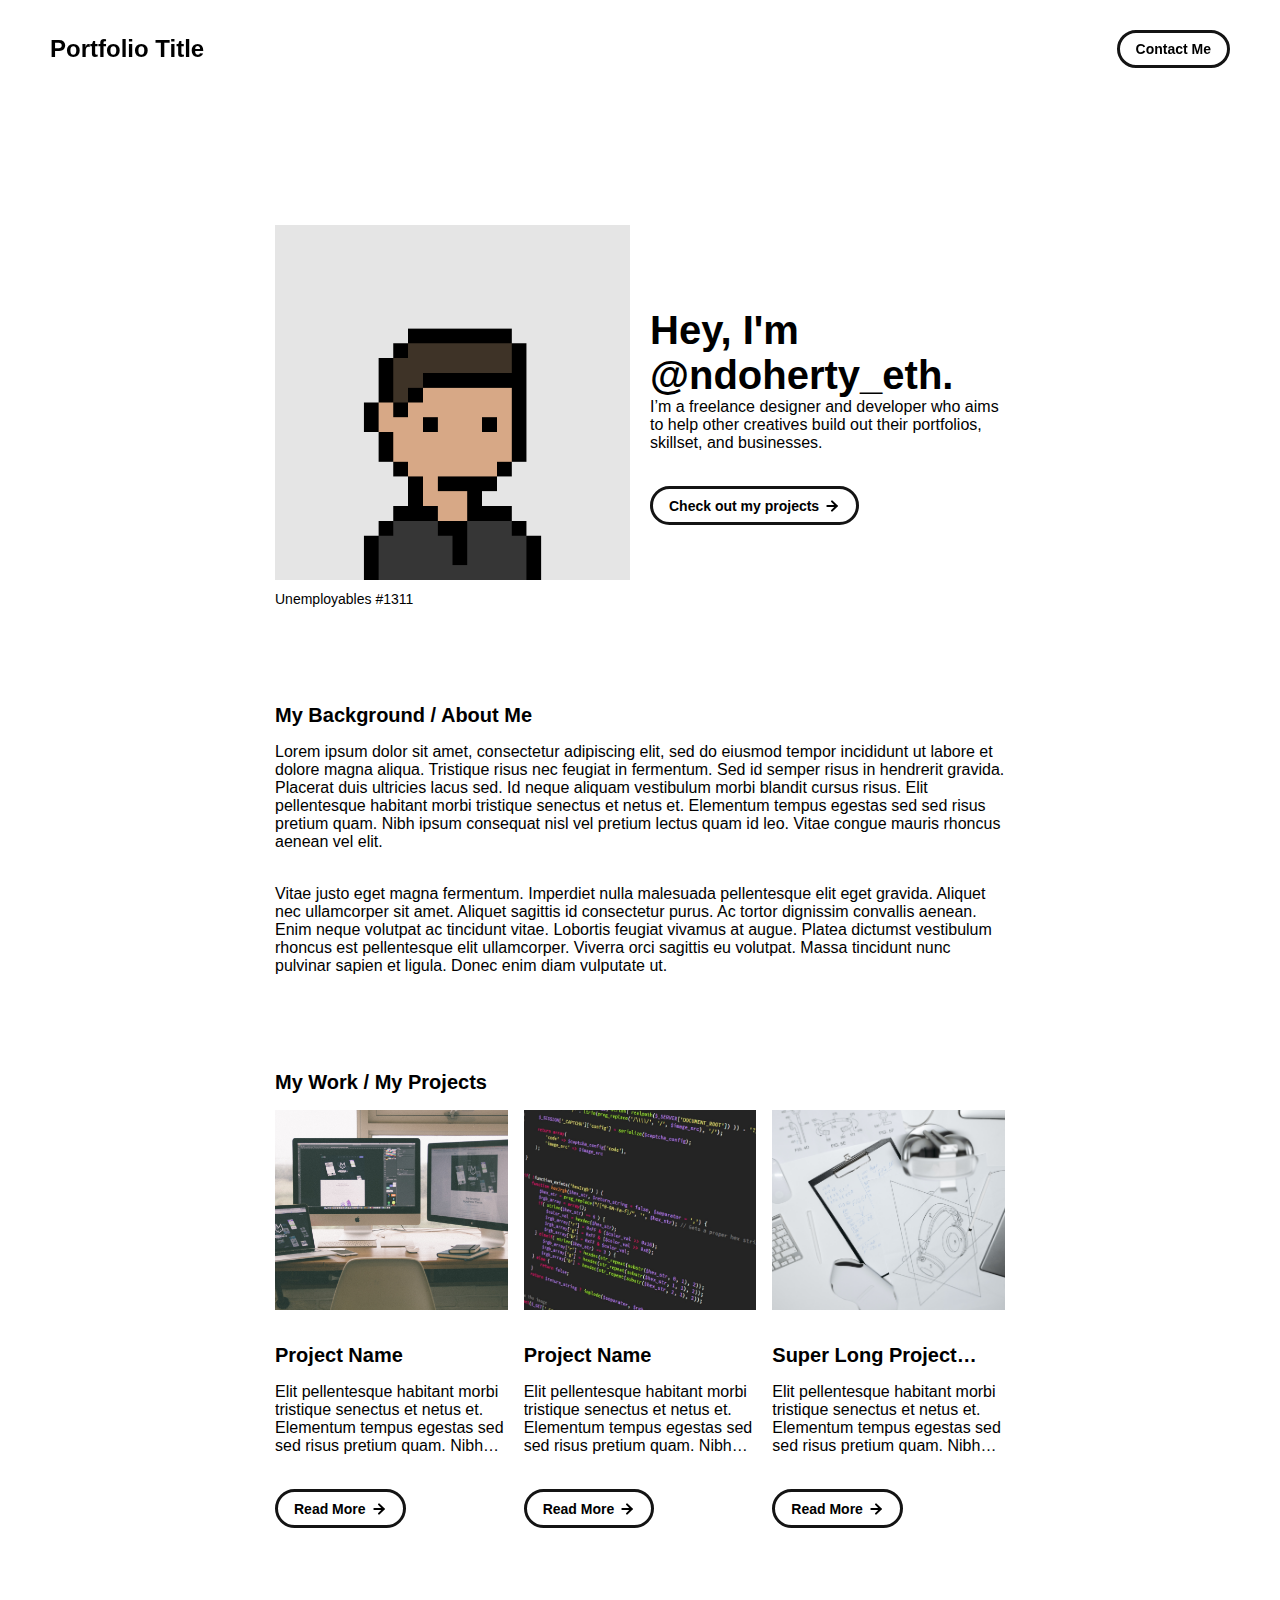
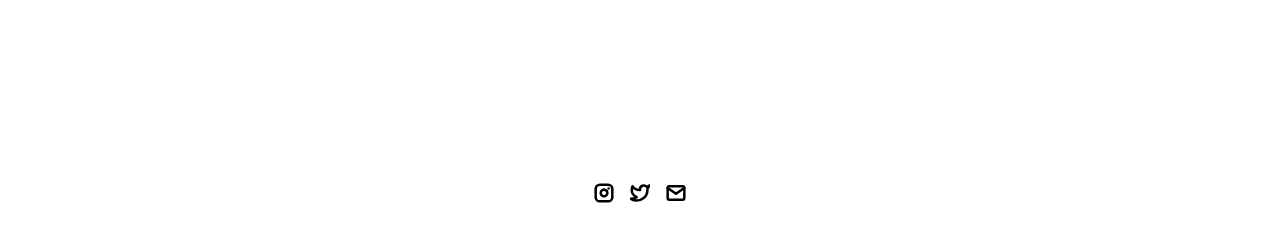
<file: index.html>
<!DOCTYPE html>
<html lang="en">
	<head>
		<meta charset="utf-8">

    <!-- 
      TODO

      Upload your Unemployable (or whatever photo you like) to the assets/images folder
      and change the name of the image below to match the uploaded one

      Change the title in the <title> tag to whatever you would like the title of your portfolio to be

      This should be the same across all pages.
     -->
    <link rel="icon" href="./assets/images/1311.png" />
		<title>Unemployables Portfolio</title>
    <meta name="description" content="A portfolio template for the Unemployables community.">
    <meta name="viewport" content="width=device-width, initial-scale=1" />

		<link rel="stylesheet" href="./css/layout.css">
    <link rel="stylesheet" href="./css/typography.css">
    <link rel="stylesheet" href="./css/utilities.css">

		<script defer src="./js/script.js"></script>
	</head>
	<body>
    <!-- NAVBAR -->
    <div class="navbar">
      <a class="nav-title-link" href="./index.html">
        <!-- TODO - Change the "Portfolio Title" to whatever you want displayed in the top left -->
        <span class="nav-title">Portfolio Title</span>
         <!-- TODO - Change the email after 'mailto:' to your email address for contact -->
        <a class="button" href="mailto:whitevans.eth@gmail.com">
          <span class="button-text">Contact Me</span>
        </a>
      </a>
    </div>

    <!-- MAIN PAGE CONTENT -->
    <div id="main-content">

      <!-- PORTFOLIO HEADER -->
      <div id="portfolio-header">
        <div id="portfolio-header-image-container">
          <!-- 
            TODO

            - Change the img "src" attribute to point to the Unemployable image you uploaded (or whatever image).
            - Change the number to point to your Unemployable & replace the OpenSea link with your own
            - If you aren't using an Unemployable as your image, remove the entire "a" element
          -->
          <img src="./assets/images/1311.png" class="portfolio-header-image">
          <a class="no-underline" target="_blank" href="https://opensea.io/assets/0xe0be388ab81c47b0f098d2030a1c9ef190691a8a/1311">
            <span class="image-caption">Unemployables #1311</span>
          </a>
        </div>

          <!-- 
            TODO

            - Change the main-title to whatver you want
            - Change the body-text after that to a quick introduction to what you do
            - Edit the button text if you feel like it. It will link to the projects section below.
          -->
        <div id="portfolio-header-text-container">
            <div class="header-text">
              <span class="main-title">Hey, I'm @ndoherty_eth.</span>
              <div class="body-text">I’m a freelance designer and developer who aims to help other creatives build out their portfolios, skillset, and businesses.</div>
            </div>
            <a class="button" id="my-work-link">
              <span class="button-text">Check out my projects</span> 
              <image src="./assets/icons/arrow-right.svg" class="right-arrow-icon"/>
            </a>
        </div>
      </div>

      <!-- ABOUT SECTION -->
      <!-- 
        TODO

        - Change the subheader-text to whatever header you want
        - Add paragraphs using the <div class="body-text"></div> elements in the "about-section-content"
      -->
      <div id="about-section">
        <span class="subheader-text">My Background / About Me</span>
        <div class="about-section-content">
          <div class="body-text">Lorem ipsum dolor sit amet, consectetur adipiscing elit, sed do eiusmod tempor incididunt ut labore et dolore magna aliqua. Tristique risus nec feugiat in fermentum. Sed id semper risus in hendrerit gravida. Placerat duis ultricies lacus sed. Id neque aliquam vestibulum morbi blandit cursus risus. Elit pellentesque habitant morbi tristique senectus et netus et. Elementum tempus egestas sed sed risus pretium quam. Nibh ipsum consequat nisl vel pretium lectus quam id leo. Vitae congue mauris rhoncus aenean vel elit.</div>
          <div class="body-text">Vitae justo eget magna fermentum. Imperdiet nulla malesuada pellentesque elit eget gravida. Aliquet nec ullamcorper sit amet. Aliquet sagittis id consectetur purus. Ac tortor dignissim convallis aenean. Enim neque volutpat ac tincidunt vitae. Lobortis feugiat vivamus at augue. Platea dictumst vestibulum rhoncus est pellentesque elit ullamcorper. Viverra orci sagittis eu volutpat. Massa tincidunt nunc pulvinar sapien et ligula. Donec enim diam vulputate ut.</div>
        </div>
      </div>

      <!-- PROJECTS / MY WORK SECTION -->
      <div id="my-work-section">
        <!-- TODO - Change the subheader-text to whatever you want the Projects section header to say -->
        <span class="subheader-text">My Work / My Projects</span>

        <div class="projects-container">
          <!-- 
            TODO

            This is where the project cards live. Here's a base level project card for you to copy:
            <div class="project-card">
              <img src="./assets/images/IMAGE_NAME" class="project-image">
              <div class="project-card-text-container">
                <div class="subheader-text project-title">PROJECT_NAME</div>
                <div class="body-text project-card-text">SMALL_PROJECT_DESCRIPTION</div>
              </div>
              <a class="button" href="./project-pages/PROJECT_PAGE_NAME.html">
                <span class="button-text">Read More</span>
                <image src="./assets/icons/arrow-right.svg" class="right-arrow-icon"/>
              </a>
            </div>

            - To add a project to the this area, copy the above, paste it below this comment, and change the following:
                - IMAGE_NAME: the name of the image file in assets/images
                - PROJECT_NAME: the name of the project (keep it short, it only shows 1 line)
                - SMALL_PROJECT_DESCRIPTION: a quick project description (max 4 lines)
                - PROJECT_PAGE_NAME.html: the html filename for the project (must be in project-pages folder)
          -->
          <div class="project-card">
            <img src="./assets/images/desktop.jpeg" class="project-image">
            <div class="project-card-text-container">
              <div class="subheader-text project-title">Project Name</div>
              <div class="body-text project-card-text">Elit pellentesque habitant morbi tristique senectus et netus et. Elementum tempus egestas sed sed risus pretium quam. Nibh ipsum consequat nisl vel pretium</div>
            </div>
            <a class="button" href="./project-pages/project-template.html">
              <span class="button-text">Read More</span>
              <image src="./assets/icons/arrow-right.svg" class="right-arrow-icon"/>
            </a>
          </div>
          <div class="project-card">
            <img src="./assets/images/code.jpeg" class="project-image">
            <div class="project-card-text-container">
              <div class="subheader-text project-title">Project Name</div>
              <div class="body-text project-card-text">Elit pellentesque habitant morbi tristique senectus et netus et. Elementum tempus egestas sed sed risus pretium quam. Nibh ipsum consequat nisl vel pretium</div>
            </div>
            <a class="button" href="./project-pages/project-template.html">
              <span class="button-text">Read More</span>
              <image src="./assets/icons/arrow-right.svg" class="right-arrow-icon"/>
            </a>
          </div>
          <div class="project-card">
            <img src="./assets/images/sketchbook.jpeg" class="project-image">
            <div class="project-card-text-container">
              <div class="subheader-text project-title">Super Long Project Name That Should be Hidden</div>
              <div class="body-text project-card-text">Elit pellentesque habitant morbi tristique senectus et netus et. Elementum tempus egestas sed sed risus pretium quam. Nibh ipsum consequat nisl vel pretium</div>
            </div>
            <a class="button" href="./project-pages/project-template.html">
              <span class="button-text">Read More</span>
              <image src="./assets/icons/arrow-right.svg" class="right-arrow-icon"/>
            </a>
          </div>
        </div>
      </div>
    </div>

    <!-- FOOTER -->
    <div id="footer">
      <!-- 
        TODO - Change href to your Instagram account (can also delete entire "a" element if no Instagram) 

        This should be the same across all pages.
      -->
      <a class="icon-link" target="_blank" href="https://twitter.com/whitevans_eth">
        <image src="./assets/icons/instagram.svg" class="footer-icon"/>
      </a>
      <!-- 
        TODO - Change href to your Twitter account (can also delete entire "a" element if no Twitter) 
      
        This should be the same across all pages.
      -->
      <a class="icon-link" target="_blank" href="https://twitter.com/whitevans_eth">
        <image src="./assets/icons/twitter.svg" class="footer-icon"/>
      </a>
      <!-- 
        TODO - Change the email after "mailto" to your contact email 
      
        This should be the same across all pages.
      -->
      <a class="icon-link" href="mailto:whitevans.eth@gmail.com">
        <image src="./assets/icons/mail.svg" class="footer-icon"/>
      </a>
    </div>

	</body>
</html>
</file>
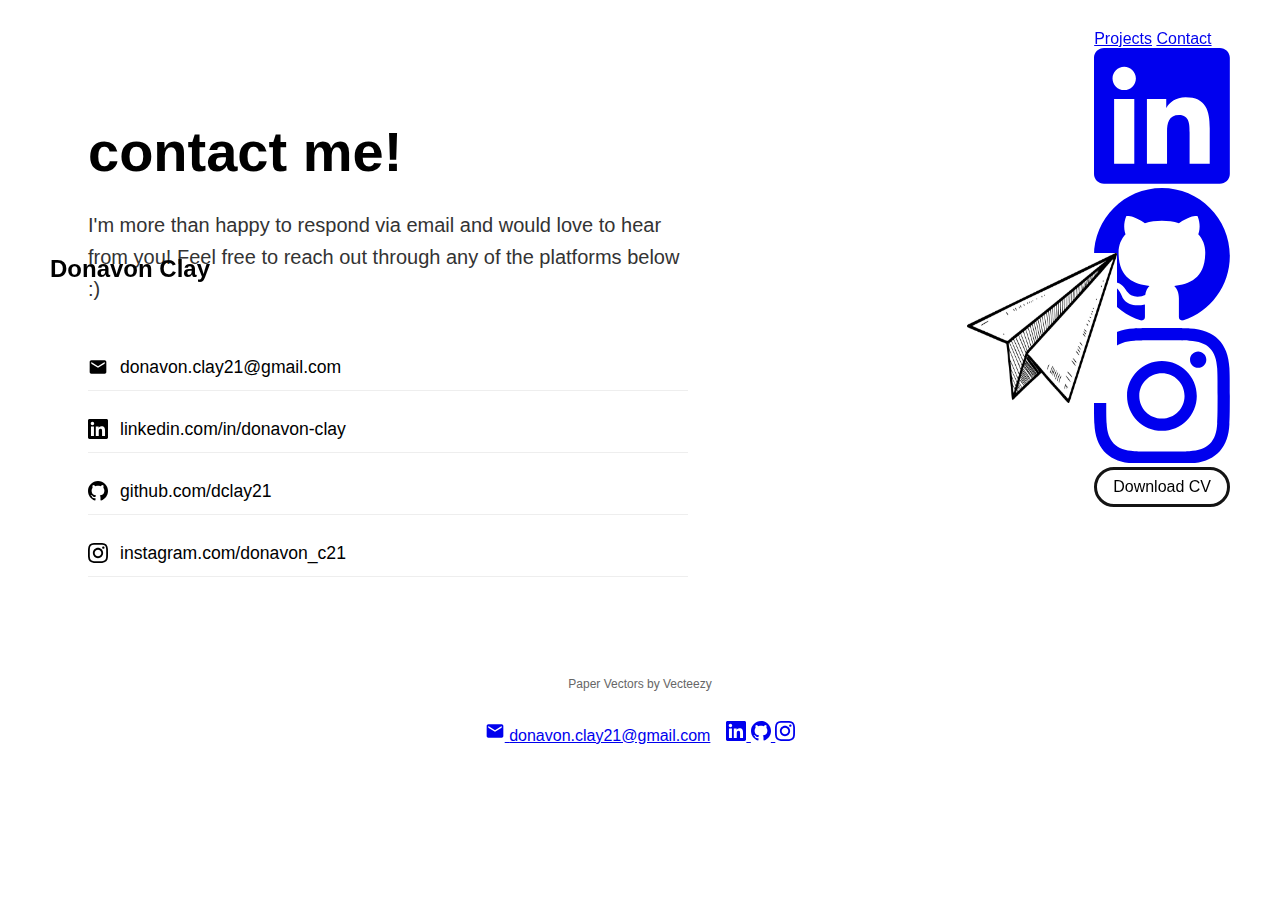
<file: contact.html>
<!DOCTYPE html>
<html lang="en">
  <head>
    <meta charset="utf-8" />
    <link rel="icon" href="./assets/images/dc.png" />
    <title>Donavon Clay</title>
    <meta
      name="description"
      content="Get in touch with Donavon Clay - Portfolio contact page."
    />
    <meta name="viewport" content="width=device-width, initial-scale=1" />

    <!-- Google Fonts -->
    <link rel="preconnect" href="https://fonts.googleapis.com" />
    <link rel="preconnect" href="https://fonts.gstatic.com" crossorigin />
    <link
      href="https://fonts.googleapis.com/css2?family=Roboto:wght@300;400;500;700&display=swap"
      rel="stylesheet"
    />

    <link rel="stylesheet" href="./css/layout.css" />
    <link rel="stylesheet" href="./css/typography.css" />
    <link rel="stylesheet" href="./css/utilities.css" />

    <style>
      .contact-container {
        display: flex;
        align-items: center;
        justify-content: space-between;
        max-width: 1200px;
        margin: 0 auto;
        padding: 80px 48px;
        gap: 60px;
      }

      .contact-content {
        flex: 1;
        max-width: 600px;
      }

      .contact-title {
        font-size: 3.5rem;
        font-weight: 700;
        color: #000;
        margin-bottom: 24px;
        line-height: 1.2;
      }

      .contact-message {
        font-size: 1.25rem;
        color: #333;
        margin-bottom: 40px;
        line-height: 1.6;
      }

      .contact-links {
        display: flex;
        flex-direction: column;
        gap: 16px;
      }

      .contact-link {
        display: flex;
        align-items: center;
        gap: 12px;
        padding: 12px 0;
        text-decoration: none;
        color: #000;
        font-weight: 400;
        font-size: 1.1rem;
        border-bottom: 1px solid #eee;
      }

      .contact-icon {
        width: 20px;
        height: 20px;
        color: #000;
      }

      .contact-graphic {
        flex: 0 0 300px;
        display: flex;
        justify-content: center;
        align-items: center;
      }

      .airplane-container {
        position: relative;
        width: 200px;
        height: 200px;
        display: flex;
        justify-content: center;
        align-items: center;
      }

      .paper-airplane {
        width: 150px;
        height: 150px;
        z-index: 2;
      }

      @media (max-width: 768px) {
        .contact-container {
          flex-direction: column;
          padding: 60px 24px;
          gap: 40px;
        }

        .contact-title {
          font-size: 2.5rem;
          text-align: center;
        }

        .contact-message {
          text-align: center;
        }

        .contact-graphic {
          flex: none;
        }

        .airplane-container {
          width: 150px;
          height: 150px;
        }

        .paper-airplane {
          width: 120px;
          height: 120px;
        }
      }
    </style>
  </head>
  <body>
    <!-- NAVBAR -->
    <div class="navbar">
      <a class="nav-title-link" href="./index.html">
        <span class="nav-title">Donavon Clay</span>
      </a>
      <div class="navbar-links">
        <a class="nav-link" href="./index.html#my-work-section">Projects</a>
        <a class="nav-link" href="./contact.html">Contact</a>
        <div class="social-icons">
          <a
            class="social-link"
            href="https://www.linkedin.com/in/donavon-clay/"
            target="_blank"
            rel="noopener noreferrer"
          >
            <svg class="social-icon" viewBox="0 0 24 24" fill="currentColor">
              <path
                d="M20.447 20.452h-3.554v-5.569c0-1.328-.027-3.037-1.852-3.037-1.853 0-2.136 1.445-2.136 2.939v5.667H9.351V9h3.414v1.561h.046c.477-.9 1.637-1.85 3.37-1.85 3.601 0 4.267 2.37 4.267 5.455v6.286zM5.337 7.433c-1.144 0-2.063-.926-2.063-2.065 0-1.138.92-2.063 2.063-2.063 1.14 0 2.064.925 2.064 2.063 0 1.139-.925 2.065-2.064 2.065zm1.782 13.019H3.555V9h3.564v11.452zM22.225 0H1.771C.792 0 0 .774 0 1.729v20.542C0 23.227.792 24 1.771 24h20.451C23.2 24 24 23.227 24 22.271V1.729C24 .774 23.2 0 22.222 0h.003z"
              />
            </svg>
          </a>
          <a
            class="social-link"
            href="https://github.com/dclay21"
            target="_blank"
            rel="noopener noreferrer"
          >
            <svg class="social-icon" viewBox="0 0 24 24" fill="currentColor">
              <path
                d="M12 0c-6.626 0-12 5.373-12 12 0 5.302 3.438 9.8 8.207 11.387.599.111.793-.261.793-.577v-2.234c-3.338.726-4.033-1.416-4.033-1.416-.546-1.387-1.333-1.756-1.333-1.756-1.089-.745.083-.729.083-.729 1.205.084 1.839 1.237 1.839 1.237 1.07 1.834 2.807 1.304 3.492.997.107-.775.418-1.305.762-1.604-2.665-.305-5.467-1.334-5.467-5.931 0-1.311.469-2.381 1.236-3.221-.124-.303-.535-1.524.117-3.176 0 0 1.008-.322 3.301 1.23.957-.266 1.983-.399 3.003-.404 1.02.005 2.047.138 3.006.404 2.291-1.552 3.297-1.23 3.297-1.23.653 1.653.242 2.874.118 3.176.77.84 1.235 1.911 1.235 3.221 0 4.609-2.807 5.624-5.479 5.921.43.372.823 1.102.823 2.222v3.293c0 .319.192.694.801.576 4.765-1.589 8.199-6.086 8.199-11.386 0-6.627-5.373-12-12-12z"
              />
            </svg>
          </a>
          <a
            class="social-link"
            href="https://www.instagram.com/donavon_c21/"
            target="_blank"
            rel="noopener noreferrer"
          >
            <svg class="social-icon" viewBox="0 0 24 24" fill="currentColor">
              <path
                d="M12 2.163c3.204 0 3.584.012 4.85.07 3.252.148 4.771 1.691 4.919 4.919.058 1.265.069 1.645.069 4.849 0 3.205-.012 3.584-.069 4.849-.149 3.225-1.664 4.771-4.919 4.919-1.266.058-1.644.07-4.85.07-3.204 0-3.584-.012-4.849-.07-3.26-.149-4.771-1.699-4.919-4.92-.058-1.265-.07-1.644-.07-4.849 0-3.204.013-3.583.07-4.849.149-3.227 1.664-4.771 4.919-4.919 1.266-.057 1.645-.069 4.849-.069zm0-2.163c-3.259 0-3.667.014-4.947.072-4.358.2-6.78 2.618-6.98 6.98-.059 1.281-.073 1.689-.073 4.948 0 3.259.014 3.668.072 4.948.2 4.358 2.618 6.78 6.98 6.98 1.281.058 1.689.072 4.948.072 3.259 0 3.668-.014 4.948-.072 4.354-.2 6.782-2.618 6.979-6.98.059-1.28.073-1.689.073-4.948 0-3.259-.014-3.667-.072-4.947-.196-4.354-2.617-6.78-6.979-6.98-1.281-.059-1.69-.073-4.949-.073zm0 5.838c-3.403 0-6.162 2.759-6.162 6.162s2.759 6.163 6.162 6.163 6.162-2.759 6.162-6.163c0-3.403-2.759-6.162-6.162-6.162zm0 10.162c-2.209 0-4-1.79-4-4 0-2.209 1.791-4 4-4s4 1.791 4 4c0 2.21-1.791 4-4 4zm6.406-11.845c-.796 0-1.441.645-1.441 1.44s.645 1.44 1.441 1.44c.795 0 1.439-.645 1.439-1.44s-.644-1.44-1.439-1.44z"
              />
            </svg>
          </a>
        </div>
        <a class="button" href="./assets/dclay_cv_jul25.pdf" target="_blank">
          Download CV
        </a>
      </div>
    </div>

    <!-- MAIN CONTENT -->
    <main class="main-content">
      <div class="contact-container">
        <div class="contact-content">
          <h1 class="contact-title">contact me!</h1>
          <p class="contact-message">
            I'm more than happy to respond via email and would love to hear from
            you! Feel free to reach out through any of the platforms below :)
          </p>

          <div class="contact-links">
            <a class="contact-link" href="mailto:donavon.clay21@gmail.com">
              <svg class="contact-icon" viewBox="0 0 24 24" fill="currentColor">
                <path
                  d="M20 4H4c-1.1 0-1.99.9-1.99 2L2 18c0 1.1.9 2 2 2h16c1.1 0 2-.9 2-2V6c0-1.1-.9-2-2-2zm0 4l-8 5-8-5V6l8 5 8-5v2z"
                />
              </svg>
              donavon.clay21@gmail.com
            </a>

            <a
              class="contact-link"
              href="https://www.linkedin.com/in/donavon-clay/"
              target="_blank"
              rel="noopener noreferrer"
            >
              <svg class="contact-icon" viewBox="0 0 24 24" fill="currentColor">
                <path
                  d="M20.447 20.452h-3.554v-5.569c0-1.328-.027-3.037-1.852-3.037-1.853 0-2.136 1.445-2.136 2.939v5.667H9.351V9h3.414v1.561h.046c.477-.9 1.637-1.85 3.37-1.85 3.601 0 4.267 2.37 4.267 5.455v6.286zM5.337 7.433c-1.144 0-2.063-.926-2.063-2.065 0-1.138.92-2.063 2.063-2.063 1.14 0 2.064.925 2.064 2.063 0 1.139-.925 2.065-2.064 2.065zm1.782 13.019H3.555V9h3.564v11.452zM22.225 0H1.771C.792 0 0 .774 0 1.729v20.542C0 23.227.792 24 1.771 24h20.451C23.2 24 24 23.227 24 22.271V1.729C24 .774 23.2 0 22.222 0h.003z"
                />
              </svg>
              linkedin.com/in/donavon-clay
            </a>

            <a
              class="contact-link"
              href="https://github.com/dclay21"
              target="_blank"
              rel="noopener noreferrer"
            >
              <svg class="contact-icon" viewBox="0 0 24 24" fill="currentColor">
                <path
                  d="M12 0c-6.626 0-12 5.373-12 12 0 5.302 3.438 9.8 8.207 11.387.599.111.793-.261.793-.577v-2.234c-3.338.726-4.033-1.416-4.033-1.416-.546-1.387-1.333-1.756-1.333-1.756-1.089-.745.083-.729.083-.729 1.205.084 1.839 1.237 1.839 1.237 1.07 1.834 2.807 1.304 3.492.997.107-.775.418-1.305.762-1.604-2.665-.305-5.467-1.334-5.467-5.931 0-1.311.469-2.381 1.236-3.221-.124-.303-.535-1.524.117-3.176 0 0 1.008-.322 3.301 1.23.957-.266 1.983-.399 3.003-.404 1.02.005 2.047.138 3.006.404 2.291-1.552 3.297-1.23 3.297-1.23.653 1.653.242 2.874.118 3.176.77.84 1.235 1.911 1.235 3.221 0 4.609-2.807 5.624-5.479 5.921.43.372.823 1.102.823 2.222v3.293c0 .319.192.694.801.576 4.765-1.589 8.199-6.086 8.199-11.386 0-6.627-5.373-12-12-12z"
                />
              </svg>
              github.com/dclay21
            </a>

            <a
              class="contact-link"
              href="https://www.instagram.com/donavon_c21/"
              target="_blank"
              rel="noopener noreferrer"
            >
              <svg class="contact-icon" viewBox="0 0 24 24" fill="currentColor">
                <path
                  d="M12 2.163c3.204 0 3.584.012 4.85.07 3.252.148 4.771 1.691 4.919 4.919.058 1.265.069 1.645.069 4.849 0 3.205-.012 3.584-.069 4.849-.149 3.225-1.664 4.771-4.919 4.919-1.266.058-1.644.07-4.85.07-3.204 0-3.584-.012-4.849-.07-3.26-.149-4.771-1.699-4.919-4.92-.058-1.265-.07-1.644-.07-4.849 0-3.204.013-3.583.07-4.849.149-3.227 1.664-4.771 4.919-4.919 1.266-.057 1.645-.069 4.849-.069zm0-2.163c-3.259 0-3.667.014-4.947.072-4.358.2-6.78 2.618-6.98 6.98-.059 1.281-.073 1.689-.073 4.948 0 3.259.014 3.668.072 4.948.2 4.358 2.618 6.78 6.98 6.98 1.281.058 1.689.072 4.948.072 3.259 0 3.668-.014 4.948-.072 4.354-.2 6.782-2.618 6.979-6.98.059-1.28.073-1.689.073-4.948 0-3.259-.014-3.667-.072-4.947-.196-4.354-2.617-6.78-6.979-6.98-1.281-.059-1.69-.073-4.949-.073zm0 5.838c-3.403 0-6.162 2.759-6.162 6.162s2.759 6.163 6.162 6.163 6.162-2.759 6.162-6.163c0-3.403-2.759-6.162-6.162-6.162zm0 10.162c-2.209 0-4-1.79-4-4 0-2.209 1.791-4 4-4s4 1.791 4 4c0 2.21-1.791 4-4 4zm6.406-11.845c-.796 0-1.441.645-1.441 1.44s.645 1.44 1.441 1.44c.795 0 1.439-.645 1.439-1.44s-.644-1.44-1.439-1.44z"
                />
              </svg>
              instagram.com/donavon_c21
            </a>
          </div>
        </div>

        <div class="contact-graphic">
          <div class="airplane-container">
            <img
              class="paper-airplane"
              src="./assets/images/airplane.jpg"
              alt="Paper airplane illustration"
            />
          </div>
        </div>
      </div>

      <div
        style="
          text-align: center;
          margin-top: 20px;
          font-size: 12px;
          color: #666;
        "
      >
        <a
          href="https://www.vecteezy.com/free-vector/paper"
          target="_blank"
          rel="noopener noreferrer"
          style="color: #666; text-decoration: none"
          >Paper Vectors by Vecteezy</a
        >
      </div>
    </main>

    <!-- FOOTER -->
    <div id="footer">
      <!-- Email on the left -->
      <div class="footer-left">
        <a class="icon-link" href="mailto:donavon.clay21@gmail.com">
          <svg class="footer-icon" viewBox="0 0 24 24" fill="currentColor">
            <path
              d="M20 4H4c-1.1 0-1.99.9-1.99 2L2 18c0 1.1.9 2 2 2h16c1.1 0 2-.9 2-2V6c0-1.1-.9-2-2-2zm0 4l-8 5-8-5V6l8 5 8-5v2z"
            />
          </svg>
          <span class="footer-email">donavon.clay21@gmail.com</span>
        </a>
      </div>

      <!-- Social icons on the right -->
      <div class="footer-right">
        <a
          class="icon-link"
          href="https://www.linkedin.com/in/donavon-clay/"
          target="_blank"
          rel="noopener noreferrer"
        >
          <svg class="footer-icon" viewBox="0 0 24 24" fill="currentColor">
            <path
              d="M20.447 20.452h-3.554v-5.569c0-1.328-.027-3.037-1.852-3.037-1.853 0-2.136 1.445-2.136 2.939v5.667H9.351V9h3.414v1.561h.046c.477-.9 1.637-1.85 3.37-1.85 3.601 0 4.267 2.37 4.267 5.455v6.286zM5.337 7.433c-1.144 0-2.063-.926-2.063-2.065 0-1.138.92-2.063 2.063-2.063 1.14 0 2.064.925 2.064 2.063 0 1.139-.925 2.065-2.064 2.065zm1.782 13.019H3.555V9h3.564v11.452zM22.225 0H1.771C.792 0 0 .774 0 1.729v20.542C0 23.227.792 24 1.771 24h20.451C23.2 24 24 23.227 24 22.271V1.729C24 .774 23.2 0 22.222 0h.003z"
            />
          </svg>
        </a>
        <a
          class="icon-link"
          href="https://github.com/dclay21"
          target="_blank"
          rel="noopener noreferrer"
        >
          <svg class="footer-icon" viewBox="0 0 24 24" fill="currentColor">
            <path
              d="M12 0c-6.626 0-12 5.373-12 12 0 5.302 3.438 9.8 8.207 11.387.599.111.793-.261.793-.577v-2.234c-3.338.726-4.033-1.416-4.033-1.416-.546-1.387-1.333-1.756-1.333-1.756-1.089-.745.083-.729.083-.729 1.205.084 1.839 1.237 1.839 1.237 1.07 1.834 2.807 1.304 3.492.997.107-.775.418-1.305.762-1.604-2.665-.305-5.467-1.334-5.467-5.931 0-1.311.469-2.381 1.236-3.221-.124-.303-.535-1.524.117-3.176 0 0 1.008-.322 3.301 1.23.957-.266 1.983-.399 3.003-.404 1.02.005 2.047.138 3.006.404 2.291-1.552 3.297-1.23 3.297-1.23.653 1.653.242 2.874.118 3.176.77.84 1.235 1.911 1.235 3.221 0 4.609-2.807 5.624-5.479 5.921.43.372.823 1.102.823 2.222v3.293c0 .319.192.694.801.576 4.765-1.589 8.199-6.086 8.199-11.386 0-6.627-5.373-12-12-12z"
            />
          </svg>
        </a>
        <a
          class="icon-link"
          href="https://www.instagram.com/donavon_c21/"
          target="_blank"
          rel="noopener noreferrer"
        >
          <svg class="footer-icon" viewBox="0 0 24 24" fill="currentColor">
            <path
              d="M12 2.163c3.204 0 3.584.012 4.85.07 3.252.148 4.771 1.691 4.919 4.919.058 1.265.069 1.645.069 4.849 0 3.205-.012 3.584-.069 4.849-.149 3.225-1.664 4.771-4.919 4.919-1.266.058-1.644.07-4.85.07-3.204 0-3.584-.012-4.849-.07-3.26-.149-4.771-1.699-4.919-4.92-.058-1.265-.07-1.644-.07-4.849 0-3.204.013-3.583.07-4.849.149-3.227 1.664-4.771 4.919-4.919 1.266-.057 1.645-.069 4.849-.069zm0-2.163c-3.259 0-3.667.014-4.947.072-4.358.2-6.78 2.618-6.98 6.98-.059 1.281-.073 1.689-.073 4.948 0 3.259.014 3.668.072 4.948.2 4.358 2.618 6.78 6.98 6.98 1.281.058 1.689.072 4.948.072 3.259 0 3.668-.014 4.948-.072 4.354-.2 6.782-2.618 6.979-6.98.059-1.28.073-1.689.073-4.948 0-3.259-.014-3.667-.072-4.947-.196-4.354-2.617-6.78-6.979-6.98-1.281-.059-1.69-.073-4.949-.073zm0 5.838c-3.403 0-6.162 2.759-6.162 6.162s2.759 6.163 6.162 6.163 6.162-2.759 6.162-6.163c0-3.403-2.759-6.162-6.162-6.162zm0 10.162c-2.209 0-4-1.79-4-4 0-2.209 1.791-4 4-4s4 1.791 4 4c0 2.21-1.791 4-4 4zm6.406-11.845c-.796 0-1.441.645-1.441 1.44s.645 1.44 1.441 1.44c.795 0 1.439-.645 1.439-1.44s-.644-1.44-1.439-1.44z"
            />
          </svg>
        </a>
      </div>
    </div>
  </body>
</html>
</file>
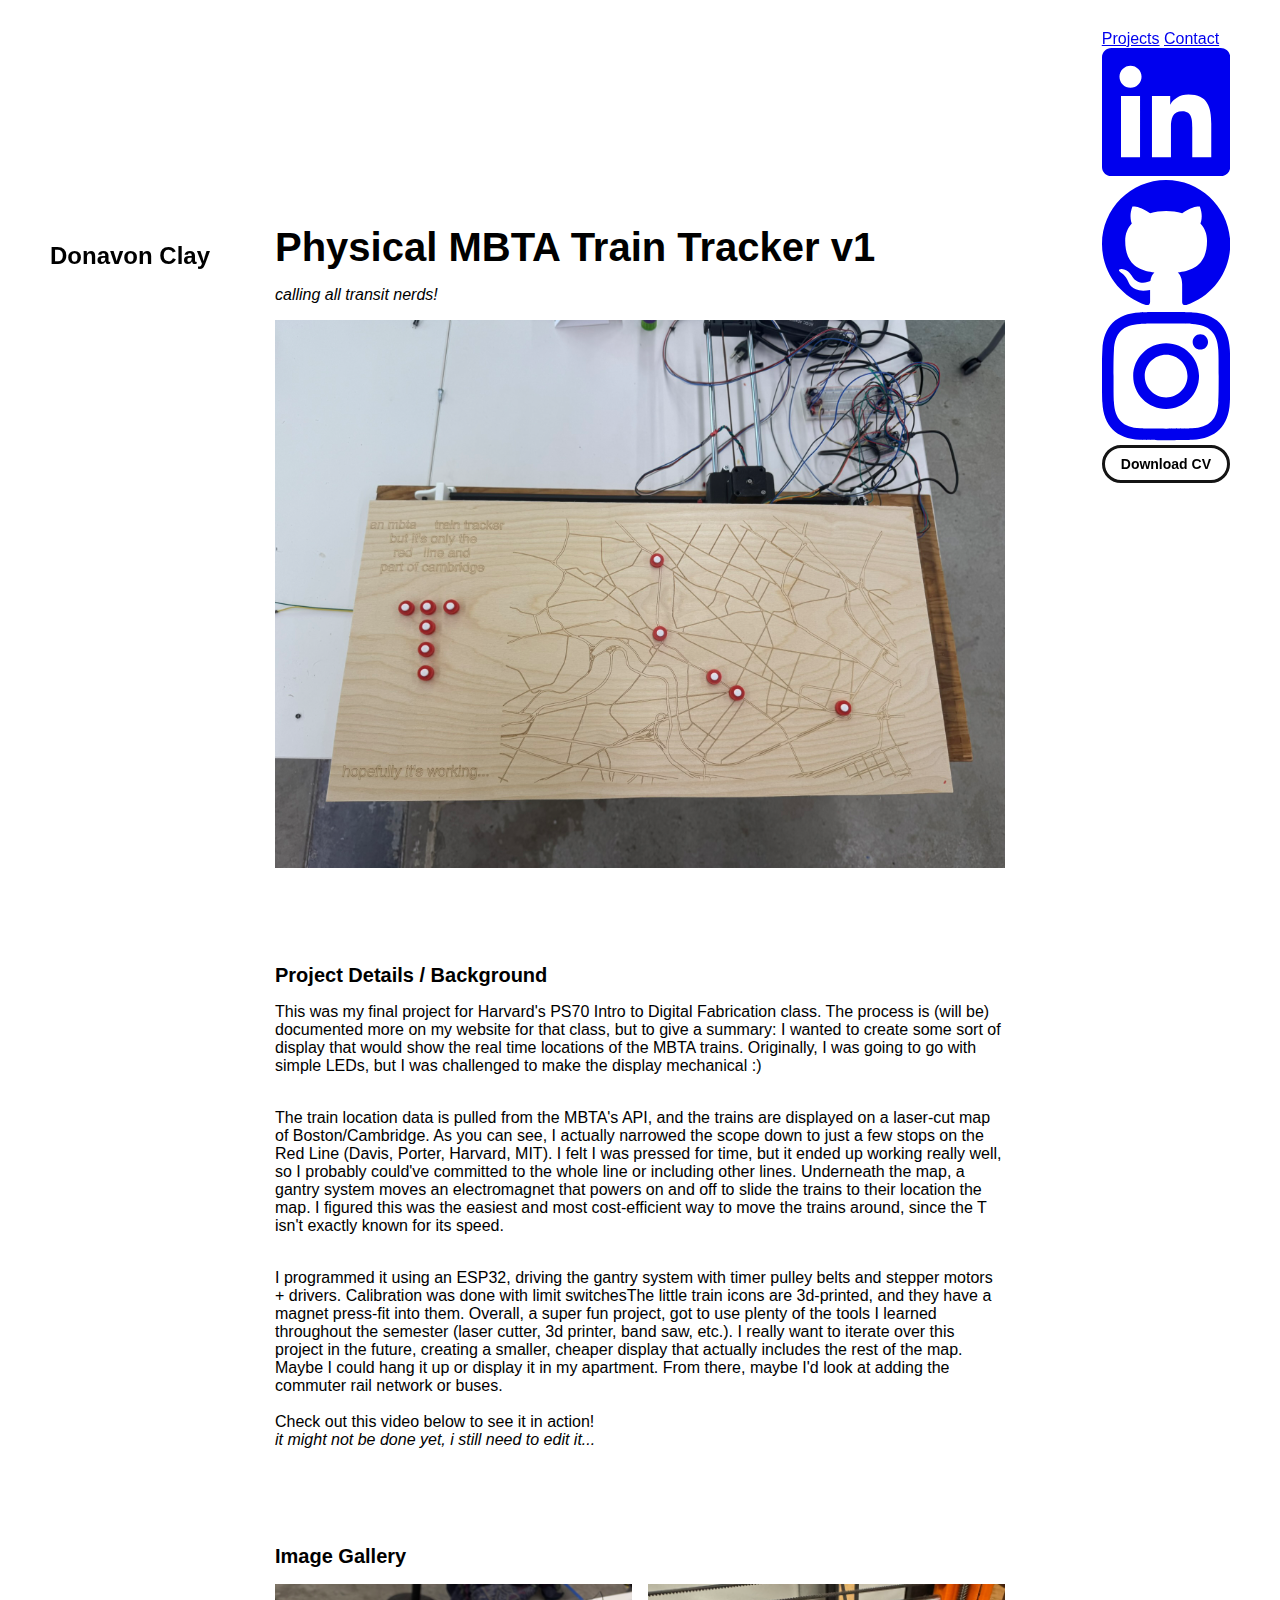
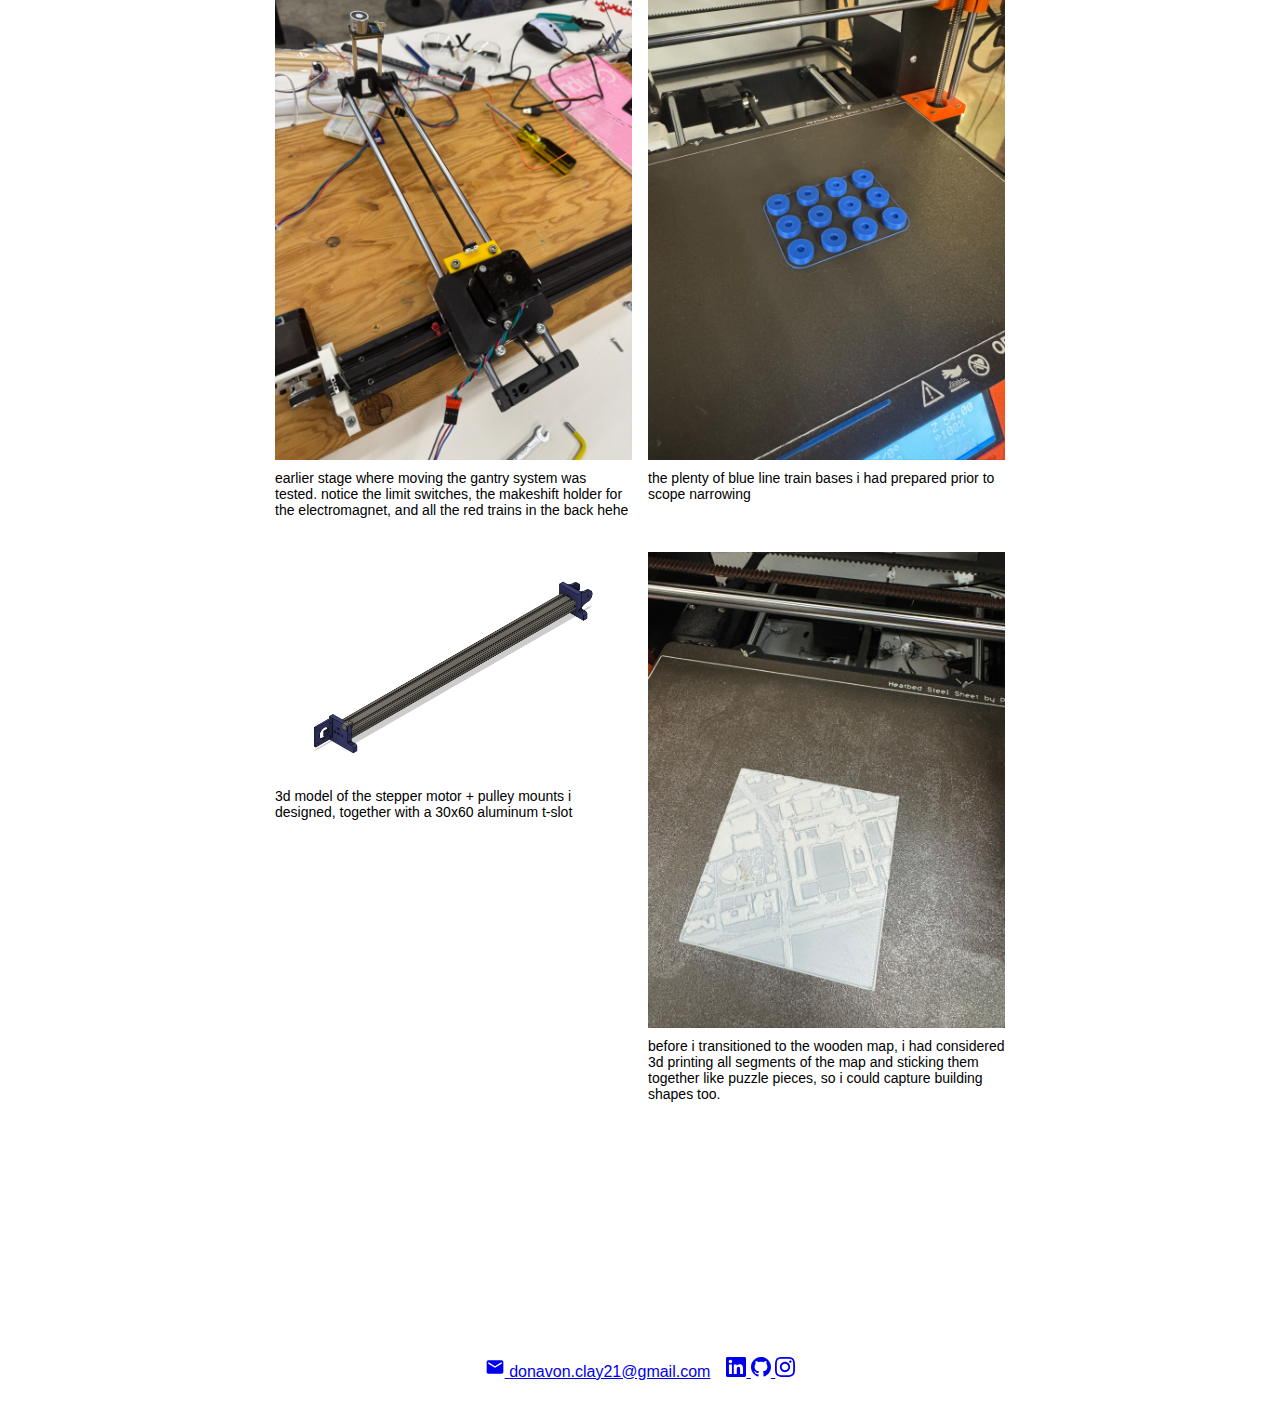
<file: project-pages/mbta-tracker.html>
<!-- 
  IMPORTANT! 
  
  Keep this file unchanged to use as a template for all future project pages. 

  For every new project you add to your portfolio, make a copy of this file in the
  'project-pages' folder with a name related to the project.
-->

<!DOCTYPE html>
<html lang="en">
  <head>
    <meta charset="utf-8" />
    <!-- 
      TODO

      Upload your Unemployable (or whatever photo you like) to the assets/images folder
      and change the name of the image below to match the uploaded one

      Change the title in the <title> tag to whatever you would like the title of your portfolio to be

      This should be the same across all pages.
     -->
    <link rel="icon" href="../assets/images/dc.png" />
    <title>Donavon Clay</title>
    <meta name="description" content="donavon's portfolio website :)" />
    <meta name="viewport" content="width=device-width, initial-scale=1" />

    <link rel="stylesheet" href="../css/layout.css" />
    <link rel="stylesheet" href="../css/typography.css" />
    <link rel="stylesheet" href="../css/utilities.css" />

    <script defer src="../js/script.js"></script>
  </head>
  <body>
    <!-- NAVBAR -->
    <div class="navbar">
      <a class="nav-title-link" href="../index.html">
        <span class="nav-title">Donavon Clay</span>
      </a>
      <div class="navbar-links">
        <a class="nav-link" href="../index.html#my-work-section">Projects</a>
        <a class="nav-link" href="../contact.html">Contact</a>
        <div class="social-icons">
          <a
            class="social-link"
            href="https://www.linkedin.com/in/donavon-clay/"
            target="_blank"
            rel="noopener noreferrer"
          >
            <svg class="social-icon" viewBox="0 0 24 24" fill="currentColor">
              <path
                d="M20.447 20.452h-3.554v-5.569c0-1.328-.027-3.037-1.852-3.037-1.853 0-2.136 1.445-2.136 2.939v5.667H9.351V9h3.414v1.561h.046c.477-.9 1.637-1.85 3.37-1.85 3.601 0 4.267 2.37 4.267 5.455v6.286zM5.337 7.433c-1.144 0-2.063-.926-2.063-2.065 0-1.138.92-2.063 2.063-2.063 1.14 0 2.064.925 2.064 2.063 0 1.139-.925 2.065-2.064 2.065zm1.782 13.019H3.555V9h3.564v11.452zM22.225 0H1.771C.792 0 0 .774 0 1.729v20.542C0 23.227.792 24 1.771 24h20.451C23.2 24 24 23.227 24 22.271V1.729C24 .774 23.2 0 22.222 0h.003z"
              />
            </svg>
          </a>
          <a
            class="social-link"
            href="https://github.com/dclay21"
            target="_blank"
            rel="noopener noreferrer"
          >
            <svg class="social-icon" viewBox="0 0 24 24" fill="currentColor">
              <path
                d="M12 0c-6.626 0-12 5.373-12 12 0 5.302 3.438 9.8 8.207 11.387.599.111.793-.261.793-.577v-2.234c-3.338.726-4.033-1.416-4.033-1.416-.546-1.387-1.333-1.756-1.333-1.756-1.089-.745.083-.729.083-.729 1.205.084 1.839 1.237 1.839 1.237 1.07 1.834 2.807 1.304 3.492.997.107-.775.418-1.305.762-1.604-2.665-.305-5.467-1.334-5.467-5.931 0-1.311.469-2.381 1.236-3.221-.124-.303-.535-1.524.117-3.176 0 0 1.008-.322 3.301 1.23.957-.266 1.983-.399 3.003-.404 1.02.005 2.047.138 3.006.404 2.291-1.552 3.297-1.23 3.297-1.23.653 1.653.242 2.874.118 3.176.77.84 1.235 1.911 1.235 3.221 0 4.609-2.807 5.624-5.479 5.921.43.372.823 1.102.823 2.222v3.293c0 .319.192.694.801.576 4.765-1.589 8.199-6.086 8.199-11.386 0-6.627-5.373-12-12-12z"
              />
            </svg>
          </a>
          <a
            class="social-link"
            href="https://www.instagram.com/donavon_c21/"
            target="_blank"
            rel="noopener noreferrer"
          >
            <svg class="social-icon" viewBox="0 0 24 24" fill="currentColor">
              <path
                d="M12 2.163c3.204 0 3.584.012 4.85.07 3.252.148 4.771 1.691 4.919 4.919.058 1.265.069 1.645.069 4.849 0 3.205-.012 3.584-.069 4.849-.149 3.225-1.664 4.771-4.919 4.919-1.266.058-1.644.07-4.85.07-3.204 0-3.584-.012-4.849-.07-3.26-.149-4.771-1.699-4.919-4.92-.058-1.265-.07-1.644-.07-4.849 0-3.204.013-3.583.07-4.849.149-3.227 1.664-4.771 4.919-4.919 1.266-.057 1.645-.069 4.849-.069zm0-2.163c-3.259 0-3.667.014-4.947.072-4.358.2-6.78 2.618-6.98 6.98-.059 1.281-.073 1.689-.073 4.948 0 3.259.014 3.668.072 4.948.2 4.358 2.618 6.78 6.98 6.98 1.281.058 1.689.072 4.948.072 3.259 0 3.668-.014 4.948-.072 4.354-.2 6.782-2.618 6.979-6.98.059-1.28.073-1.689.073-4.948 0-3.259-.014-3.667-.072-4.947-.196-4.354-2.617-6.78-6.979-6.98-1.281-.059-1.69-.073-4.949-.073zm0 5.838c-3.403 0-6.162 2.759-6.162 6.162s2.759 6.163 6.162 6.163 6.162-2.759 6.162-6.163c0-3.403-2.759-6.162-6.162-6.162zm0 10.162c-2.209 0-4-1.79-4-4 0-2.209 1.791-4 4-4s4 1.791 4 4c0 2.21-1.791 4-4 4zm6.406-11.845c-.796 0-1.441.645-1.441 1.44s.645 1.44 1.441 1.44c.795 0 1.439-.645 1.439-1.44s-.644-1.44-1.439-1.44z"
              />
            </svg>
          </a>
        </div>
        <a class="button" href="../assets/dclay_cv_jul25.pdf" download>
          <span class="button-text">Download CV</span>
        </a>
      </div>
    </div>

    <!-- MAIN PAGE CONTENT -->
    <div id="main-content">
      <!-- PROJECT HEADER -->
      <div id="project-header">
        <!-- 
            TODO

            - Change the 'main-title' text to the name of your project
            - Change the 'body-text' text to a short and sweet description of your project (maybe the same as the one on the project card)
            - Change "desktop.jpeg" to the image filename you uploaded in the assets/images folder.
          -->
        <div class="main-title">Physical MBTA Train Tracker v1</div>
        <div class="body-text"><i>calling all transit nerds!</i></div>
        <image
          class="project-header-image"
          src="../assets/images/train-tracker.JPEG"
        />
      </div>

      <!-- PROJECT DETAILS -->
      <!-- 
        TODO

        - Change the 'subheader-text' to whatever header you want for project details
        - Add paragraphs using the <div class="body-text"></div> elements in the "project-details-content"
      -->
      <div id="project-details">
        <div class="subheader-text">Project Details / Background</div>
        <div class="project-details-content">
          <div class="body-text">
            This was my final project for Harvard's PS70 Intro to Digital
            Fabrication class. The process is (will be) documented more on my
            website for that class, but to give a summary: I wanted to create
            some sort of display that would show the real time locations of the
            MBTA trains. Originally, I was going to go with simple LEDs, but I
            was challenged to make the display mechanical :)
          </div>
          <div class="body-text">
            The train location data is pulled from the MBTA's API, and the
            trains are displayed on a laser-cut map of Boston/Cambridge. As you
            can see, I actually narrowed the scope down to just a few stops on
            the Red Line (Davis, Porter, Harvard, MIT). I felt I was pressed for
            time, but it ended up working really well, so I probably could've
            committed to the whole line or including other lines. Underneath the
            map, a gantry system moves an electromagnet that powers on and off
            to slide the trains to their location the map. I figured this was
            the easiest and most cost-efficient way to move the trains around,
            since the T isn't exactly known for its speed.
          </div>
          <div class="body-text">
            I programmed it using an ESP32, driving the gantry system with timer
            pulley belts and stepper motors + drivers. Calibration was done with
            limit switchesThe little train icons are 3d-printed, and they have a
            magnet press-fit into them. Overall, a super fun project, got to use
            plenty of the tools I learned throughout the semester (laser cutter,
            3d printer, band saw, etc.). I really want to iterate over this
            project in the future, creating a smaller, cheaper display that
            actually includes the rest of the map. Maybe I could hang it up or
            display it in my apartment. From there, maybe I'd look at adding the
            commuter rail network or buses.
            <br />
            <br />
            Check out this video below to see it in action!
            <br />
            <i> it might not be done yet, i still need to edit it...</i>
          </div>
        </div>
      </div>

      <!-- IMAGE GALLERY -->
      <div id="project-gallery">
        <!-- TODO - Change the 'subheader-text' to whatever you want the Gallery section header to say -->
        <div class="subheader-text">Image Gallery</div>
        <div class="project-gallery-content">
          <!-- 
              TODO

              This is where the images in the gallery live. Here's a simple gallery image for you to copy:

              Full Width Image:

                <div class="gallery-image-container">
                  <img src="../assets/images/IMAGE_NAME" class="gallery-image">
                  <span class="image-caption">IMAGE_CAPTION</span>
                </div>

              Half Width Image: 

                <div class="gallery-image-container half-width">
                  <img src="../assets/images/IMAGE_NAME" class="gallery-image">
                  <span class="image-caption">IMAGE_CAPTION</span>
                </div>

              - To add an image to the this area, copy one of the above, paste it below this comment, and change the following:
                  - IMAGE_NAME: the name of the image file in assets/images
                  - IMAGE_CAPTION: to the caption of the image
            -->
          <div class="gallery-image-container half-width">
            <img
              src="../assets/images/gantry-no-map.JPEG"
              class="gallery-image"
            />
            <span class="image-caption"
              >earlier stage where moving the gantry system was tested. notice
              the limit switches, the makeshift holder for the electromagnet,
              and all the red trains in the back hehe</span
            >
          </div>
          <div class="gallery-image-container half-width">
            <img
              src="../assets/images/blue-trains.JPEG"
              class="gallery-image"
            />
            <span class="image-caption"
              >the plenty of blue line train bases i had prepared prior to scope
              narrowing</span
            >
          </div>
          <div class="gallery-image-container half-width">
            <img
              src="../assets/images/stepper_mounts v3.png"
              class="gallery-image"
            />
            <span class="image-caption"
              >3d model of the stepper motor + pulley mounts i designed,
              together with a 30x60 aluminum t-slot</span
            >
          </div>
          <div class="gallery-image-container half-width">
            <img
              src="../assets/images/3d-print-map.JPEG"
              class="gallery-image"
            />
            <span class="image-caption"
              >before i transitioned to the wooden map, i had considered 3d
              printing all segments of the map and sticking them together like
              puzzle pieces, so i could capture building shapes too.</span
            >
          </div>
        </div>
      </div>
    </div>

    <!-- FOOTER -->
    <div id="footer">
      <!-- Email on the left -->
      <div class="footer-left">
        <a class="icon-link" href="mailto:donavon.clay21@gmail.com">
          <svg class="footer-icon" viewBox="0 0 24 24" fill="currentColor">
            <path
              d="M20 4H4c-1.1 0-1.99.9-1.99 2L2 18c0 1.1.9 2 2 2h16c1.1 0 2-.9 2-2V6c0-1.1-.9-2-2-2zm0 4l-8 5-8-5V6l8 5 8-5v2z"
            />
          </svg>
          <span class="footer-email">donavon.clay21@gmail.com</span>
        </a>
      </div>

      <!-- Social icons on the right -->
      <div class="footer-right">
        <a
          class="icon-link"
          href="https://www.linkedin.com/in/donavon-clay/"
          target="_blank"
          rel="noopener noreferrer"
        >
          <svg class="footer-icon" viewBox="0 0 24 24" fill="currentColor">
            <path
              d="M20.447 20.452h-3.554v-5.569c0-1.328-.027-3.037-1.852-3.037-1.853 0-2.136 1.445-2.136 2.939v5.667H9.351V9h3.414v1.561h.046c.477-.9 1.637-1.85 3.37-1.85 3.601 0 4.267 2.37 4.267 5.455v6.286zM5.337 7.433c-1.144 0-2.063-.926-2.063-2.065 0-1.138.92-2.063 2.063-2.063 1.14 0 2.064.925 2.064 2.063 0 1.139-.925 2.065-2.064 2.065zm1.782 13.019H3.555V9h3.564v11.452zM22.225 0H1.771C.792 0 0 .774 0 1.729v20.542C0 23.227.792 24 1.771 24h20.451C23.2 24 24 23.227 24 22.271V1.729C24 .774 23.2 0 22.222 0h.003z"
            />
          </svg>
        </a>
        <a
          class="icon-link"
          href="https://github.com/dclay21"
          target="_blank"
          rel="noopener noreferrer"
        >
          <svg class="footer-icon" viewBox="0 0 24 24" fill="currentColor">
            <path
              d="M12 0c-6.626 0-12 5.373-12 12 0 5.302 3.438 9.8 8.207 11.387.599.111.793-.261.793-.577v-2.234c-3.338.726-4.033-1.416-4.033-1.416-.546-1.387-1.333-1.756-1.333-1.756-1.089-.745.083-.729.083-.729 1.205.084 1.839 1.237 1.839 1.237 1.07 1.834 2.807 1.304 3.492.997.107-.775.418-1.305.762-1.604-2.665-.305-5.467-1.334-5.467-5.931 0-1.311.469-2.381 1.236-3.221-.124-.303-.535-1.524.117-3.176 0 0 1.008-.322 3.301 1.23.957-.266 1.983-.399 3.003-.404 1.02.005 2.047.138 3.006.404 2.291-1.552 3.297-1.23 3.297-1.23.653 1.653.242 2.874.118 3.176.77.84 1.235 1.911 1.235 3.221 0 4.609-2.807 5.624-5.479 5.921.43.372.823 1.102.823 2.222v3.293c0 .319.192.694.801.576 4.765-1.589 8.199-6.086 8.199-11.386 0-6.627-5.373-12-12-12z"
            />
          </svg>
        </a>
        <a
          class="icon-link"
          href="https://www.instagram.com/donavon_c21/"
          target="_blank"
          rel="noopener noreferrer"
        >
          <svg class="footer-icon" viewBox="0 0 24 24" fill="currentColor">
            <path
              d="M12 2.163c3.204 0 3.584.012 4.85.07 3.252.148 4.771 1.691 4.919 4.919.058 1.265.069 1.645.069 4.849 0 3.205-.012 3.584-.069 4.849-.149 3.225-1.664 4.771-4.919 4.919-1.266.058-1.644.07-4.85.07-3.204 0-3.584-.012-4.849-.07-3.26-.149-4.771-1.699-4.919-4.92-.058-1.265-.07-1.644-.07-4.849 0-3.204.013-3.583.07-4.849.149-3.227 1.664-4.771 4.919-4.919 1.266-.057 1.645-.069 4.849-.069zm0-2.163c-3.259 0-3.667.014-4.947.072-4.358.2-6.78 2.618-6.98 6.98-.059 1.281-.073 1.689-.073 4.948 0 3.259.014 3.668.072 4.948.2 4.358 2.618 6.78 6.98 6.98 1.281.058 1.689.072 4.948.072 3.259 0 3.668-.014 4.948-.072 4.354-.2 6.782-2.618 6.979-6.98.059-1.28.073-1.689.073-4.948 0-3.259-.014-3.667-.072-4.947-.196-4.354-2.617-6.78-6.979-6.98-1.281-.059-1.69-.073-4.949-.073zm0 5.838c-3.403 0-6.162 2.759-6.162 6.162s2.759 6.163 6.162 6.163 6.162-2.759 6.162-6.163c0-3.403-2.759-6.162-6.162-6.162zm0 10.162c-2.209 0-4-1.79-4-4 0-2.209 1.791-4 4-4s4 1.791 4 4c0 2.21-1.791 4-4 4zm6.406-11.845c-.796 0-1.441.645-1.441 1.44s.645 1.44 1.441 1.44c.795 0 1.439-.645 1.439-1.44s-.644-1.44-1.439-1.44z"
            />
          </svg>
        </a>
      </div>
    </div>
  </body>
</html>
</file>
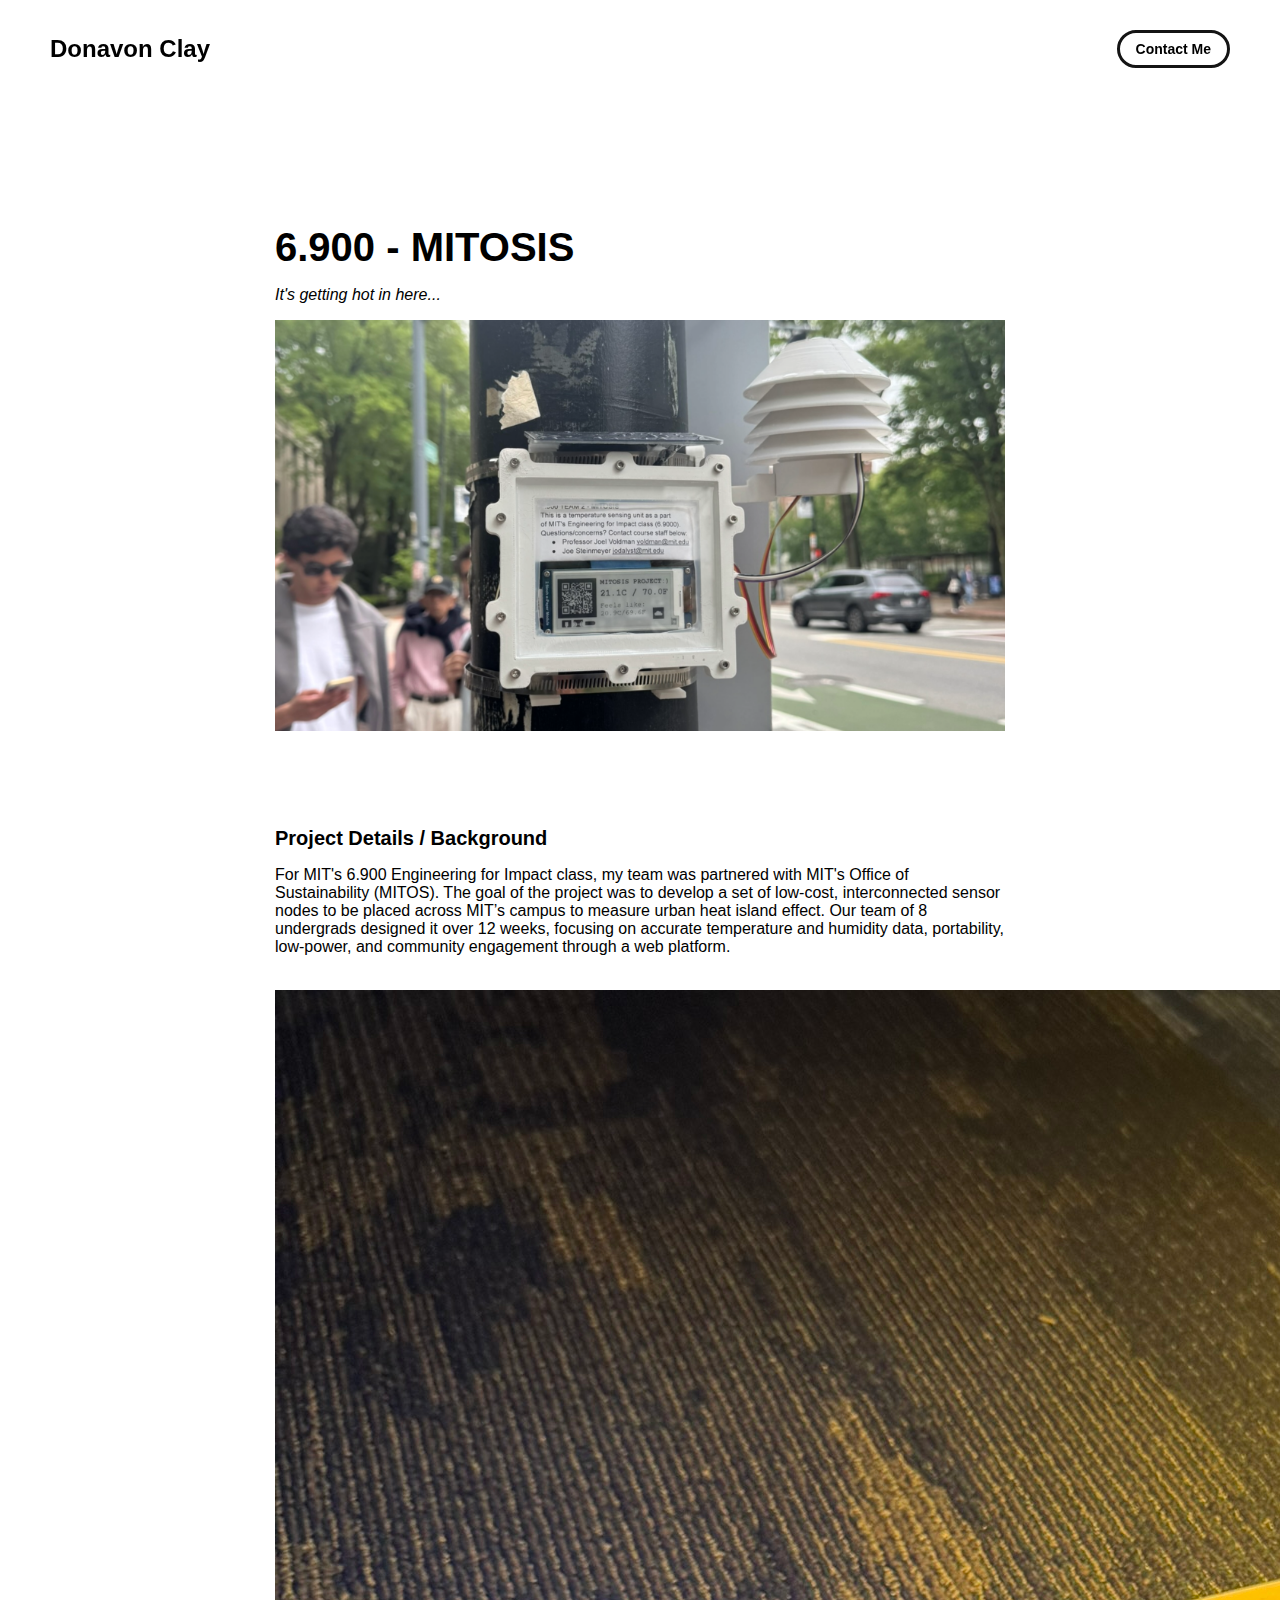
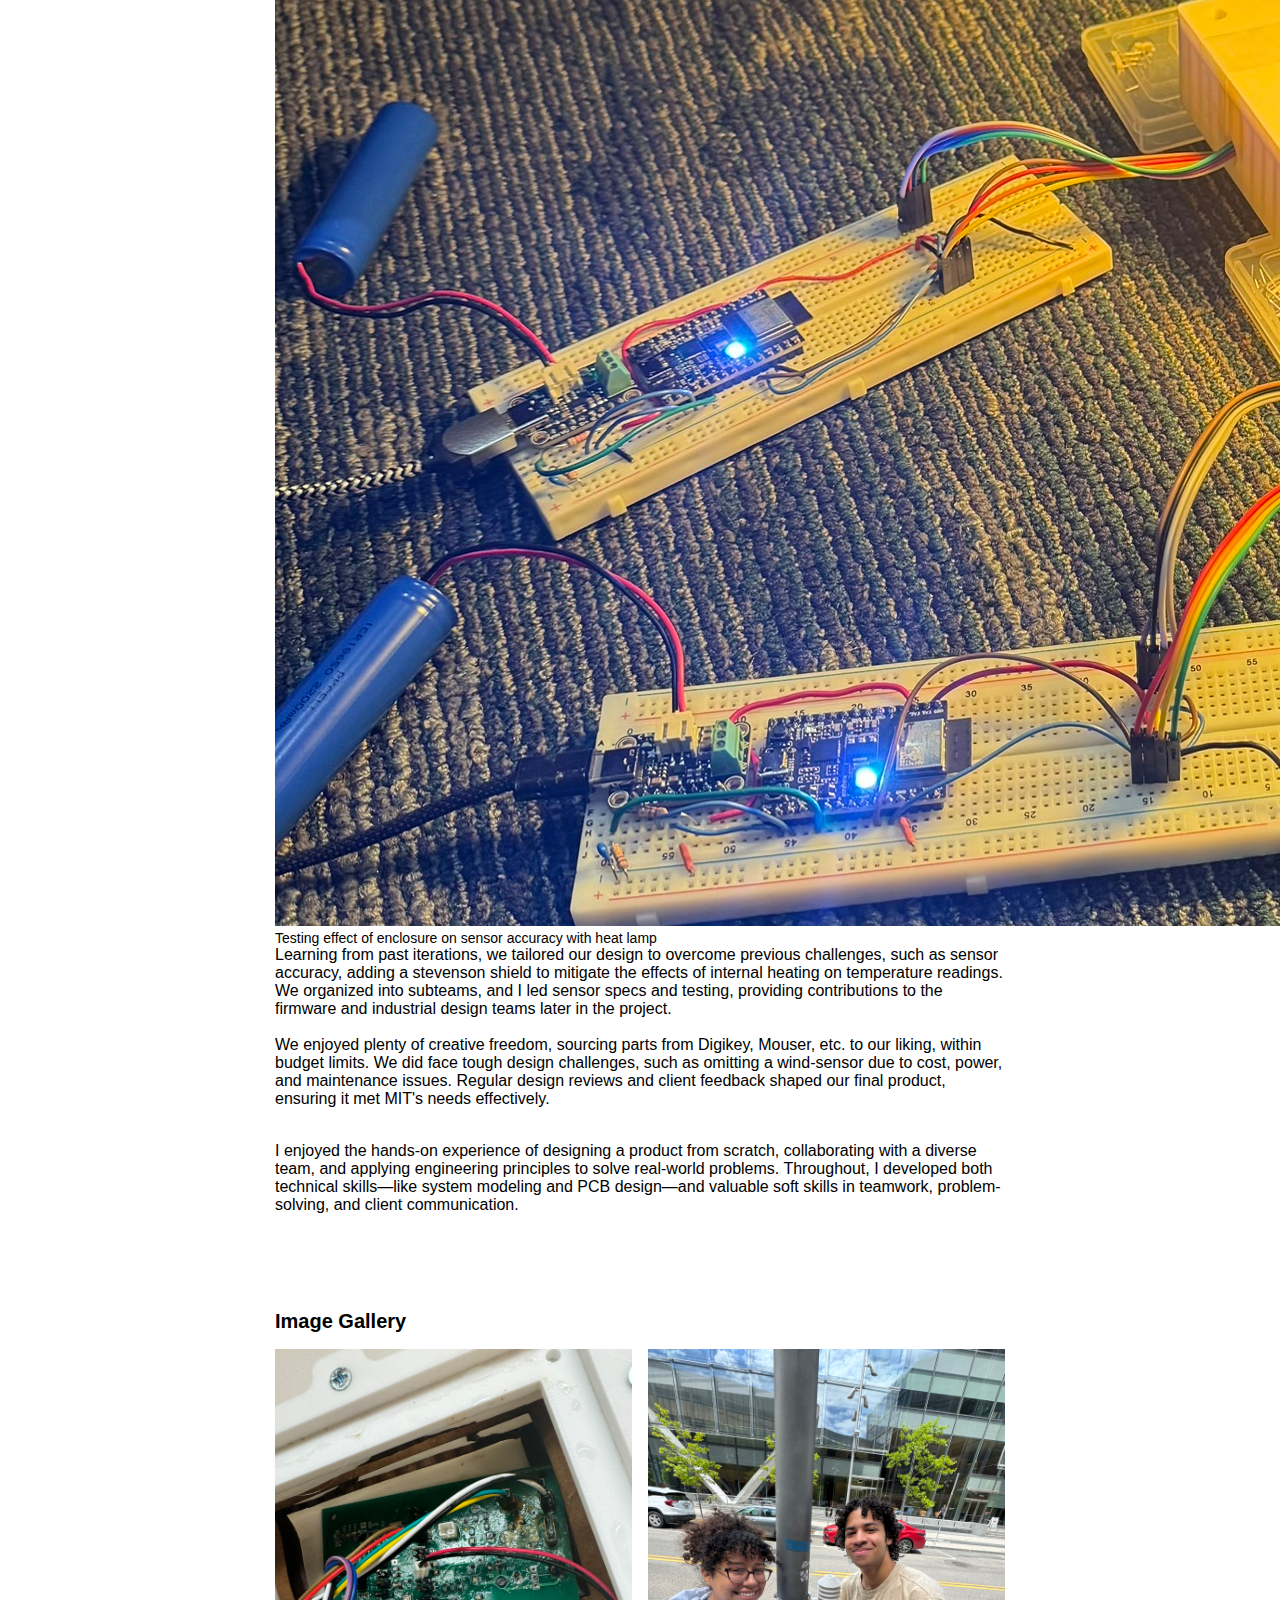
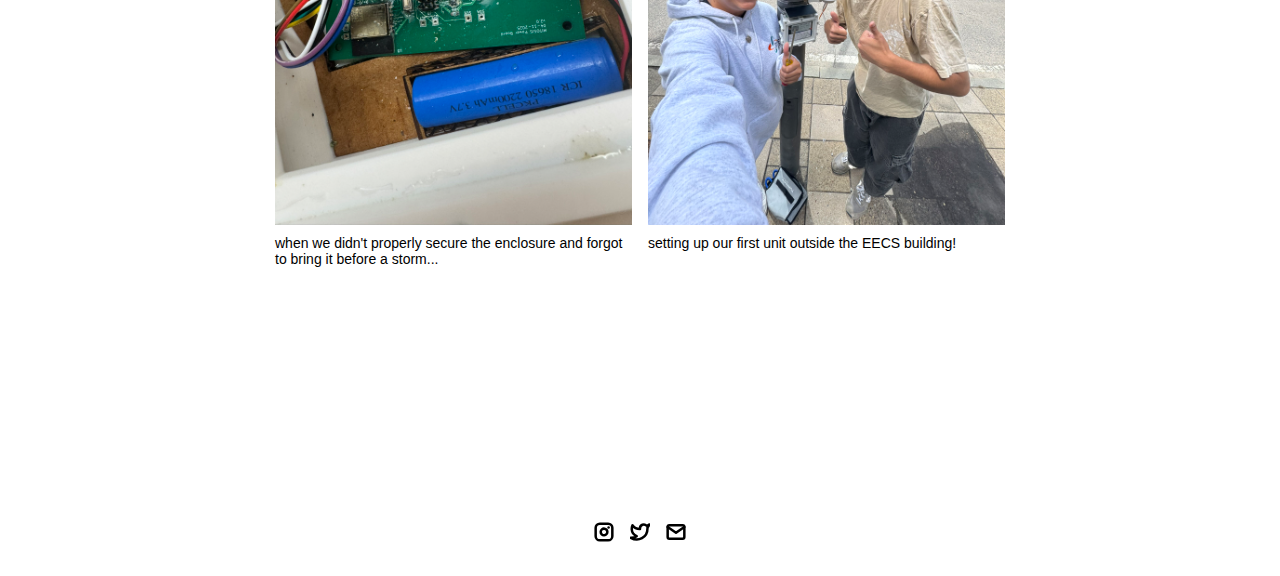
<file: project-pages/mitosis.html>
<!-- 
  IMPORTANT! 
  
  Keep this file unchanged to use as a template for all future project pages. 

  For every new project you add to your portfolio, make a copy of this file in the
  'project-pages' folder with a name related to the project.
-->

<!DOCTYPE html>
<html lang="en">
  <head>
    <meta charset="utf-8" />
    <!-- 
      TODO

      Upload your Unemployable (or whatever photo you like) to the assets/images folder
      and change the name of the image below to match the uploaded one

      Change the title in the <title> tag to whatever you would like the title of your portfolio to be

      This should be the same across all pages.
     -->
    <link rel="icon" href="../assets/images/1311.png" />
    <title>Donavon Clay</title>
    <meta
      name="description"
      content="A portfolio template for the Unemployables community."
    />
    <meta name="viewport" content="width=device-width, initial-scale=1" />

    <link rel="stylesheet" href="../css/layout.css" />
    <link rel="stylesheet" href="../css/typography.css" />
    <link rel="stylesheet" href="../css/utilities.css" />

    <script defer src="../js/script.js"></script>
  </head>
  <body>
    <!-- NAVBAR -->
    <div class="navbar">
      <a class="nav-title-link" href="../index.html">
        <!-- 
          TODO - Change the "Portfolio Title" to whatever you want displayed in the top left

          (this should be the same across all pages)
         -->
        <span class="nav-title">Donavon Clay</span>
        <!-- 
          TODO - Change the email after 'mailto:' to your email address for contact 
        
          (this should be the same across all pages)
        -->
        <a class="button" href="mailto:donavon.clay21@gmail.com">
          <span class="button-text">Contact Me</span>
        </a>
      </a>
    </div>

    <!-- MAIN PAGE CONTENT -->
    <div id="main-content">
      <!-- PROJECT HEADER -->
      <div id="project-header">
        <!-- 
            TODO

            - Change the 'main-title' text to the name of your project
            - Change the 'body-text' text to a short and sweet description of your project (maybe the same as the one on the project card)
            - Change "desktop.jpeg" to the image filename you uploaded in the assets/images folder.
          -->
        <div class="main-title">6.900 - MITOSIS</div>
        <div class="body-text"><i>It's getting hot in here...</i></div>
        <image
          class="project-header-image"
          src="../assets/images/mitosis-box.png"
        />
      </div>

      <!-- PROJECT DETAILS -->
      <!-- 
        TODO

        - Change the 'subheader-text' to whatever header you want for project details
        - Add paragraphs using the <div class="body-text"></div> elements in the "project-details-content"
      -->
      <div id="project-details">
        <div class="subheader-text">Project Details / Background</div>
        <div class="project-details-content">
          <div class="body-text">
            For MIT's 6.900 Engineering for Impact class, my team was partnered
            with MIT's Office of Sustainability (MITOS). The goal of the project
            was to develop a set of low-cost, interconnected sensor nodes to be
            placed across MIT’s campus to measure urban heat island effect. Our
            team of 8 undergrads designed it over 12 weeks, focusing on accurate
            temperature and humidity data, portability, low-power, and community
            engagement through a web platform.
          </div>
          <div class="body-text">
            <div class="inline-image-container-right">
              <img
                src="../assets/images/impact-heat-test.JPEG"
                alt="Impact heat test setup"
                class="inline-image-right"
              />
              <div class="image-caption">
                Testing effect of enclosure on sensor accuracy with heat lamp
              </div>
            </div>
            Learning from past iterations, we tailored our design to overcome
            previous challenges, such as sensor accuracy, adding a stevenson
            shield to mitigate the effects of internal heating on temperature
            readings. We organized into subteams, and I led sensor specs and
            testing, providing contributions to the firmware and industrial
            design teams later in the project.
            <br />
            <br />
            We enjoyed plenty of creative freedom, sourcing parts from Digikey,
            Mouser, etc. to our liking, within budget limits. We did face tough
            design challenges, such as omitting a wind-sensor due to cost,
            power, and maintenance issues. Regular design reviews and client
            feedback shaped our final product, ensuring it met MIT's needs
            effectively.
          </div>

          <div class="body-text">
            I enjoyed the hands-on experience of designing a product from
            scratch, collaborating with a diverse team, and applying engineering
            principles to solve real-world problems. Throughout, I developed
            both technical skills—like system modeling and PCB design—and
            valuable soft skills in teamwork, problem-solving, and client
            communication.
          </div>
        </div>
      </div>

      <!-- IMAGE GALLERY -->
      <div id="project-gallery">
        <!-- TODO - Change the 'subheader-text' to whatever you want the Gallery section header to say -->
        <div class="subheader-text">Image Gallery</div>
        <div class="project-gallery-content">
          <!-- 
              TODO

              This is where the images in the gallery live. Here's a simple gallery image for you to copy:

              Full Width Image:

                <div class="gallery-image-container">
                  <img src="../assets/images/IMAGE_NAME" class="gallery-image">
                  <span class="image-caption">IMAGE_CAPTION</span>
                </div>

              Half Width Image: 

                <div class="gallery-image-container half-width">
                  <img src="../assets/images/IMAGE_NAME" class="gallery-image">
                  <span class="image-caption">IMAGE_CAPTION</span>
                </div>

              - To add an image to the this area, copy one of the above, paste it below this comment, and change the following:
                  - IMAGE_NAME: the name of the image file in assets/images
                  - IMAGE_CAPTION: to the caption of the image
            -->
          <div class="gallery-image-container half-width">
            <img
              src="../assets/images/impact-oopsies.JPEG"
              class="gallery-image"
            />
            <span class="image-caption"
              >when we didn't properly secure the enclosure and forgot to bring
              it before a storm...</span
            >
          </div>
          <div class="gallery-image-container half-width">
            <img
              src="../assets/images/impact-outside-setup-ppl.JPEG"
              class="gallery-image"
            />
            <span class="image-caption"
              >setting up our first unit outside the EECS building!</span
            >
          </div>
          <!-- <div class="gallery-image-container">
            <img src="../assets/images/camera.jpeg" class="gallery-image" />
            <span class="image-caption"
              >Give your image a caption. People love context.</span
            >
          </div> -->
        </div>
      </div>
    </div>

    <!-- FOOTER -->
    <div id="footer">
      <!-- 
        TODO - Change href to your Instagram account (can also delete entire "a" element if no Instagram) 

        This should be the same across all pages.
      -->
      <a
        class="icon-link"
        target="_blank"
        href="https://twitter.com/whitevans_eth"
      >
        <image src="../assets/icons/instagram.svg" class="footer-icon" />
      </a>
      <!-- 
        TODO - Change href to your Twitter account (can also delete entire "a" element if no Twitter) 
      
        This should be the same across all pages.
      -->
      <a
        class="icon-link"
        target="_blank"
        href="https://twitter.com/whitevans_eth"
      >
        <image src="../assets/icons/twitter.svg" class="footer-icon" />
      </a>
      <!-- 
        TODO - Change the email after "mailto" to your contact email 
      
        This should be the same across all pages.
      -->
      <a class="icon-link" href="mailto:whitevans.eth@gmail.com">
        <image src="../assets/icons/mail.svg" class="footer-icon" />
      </a>
    </div>
  </body>
</html>
</file>
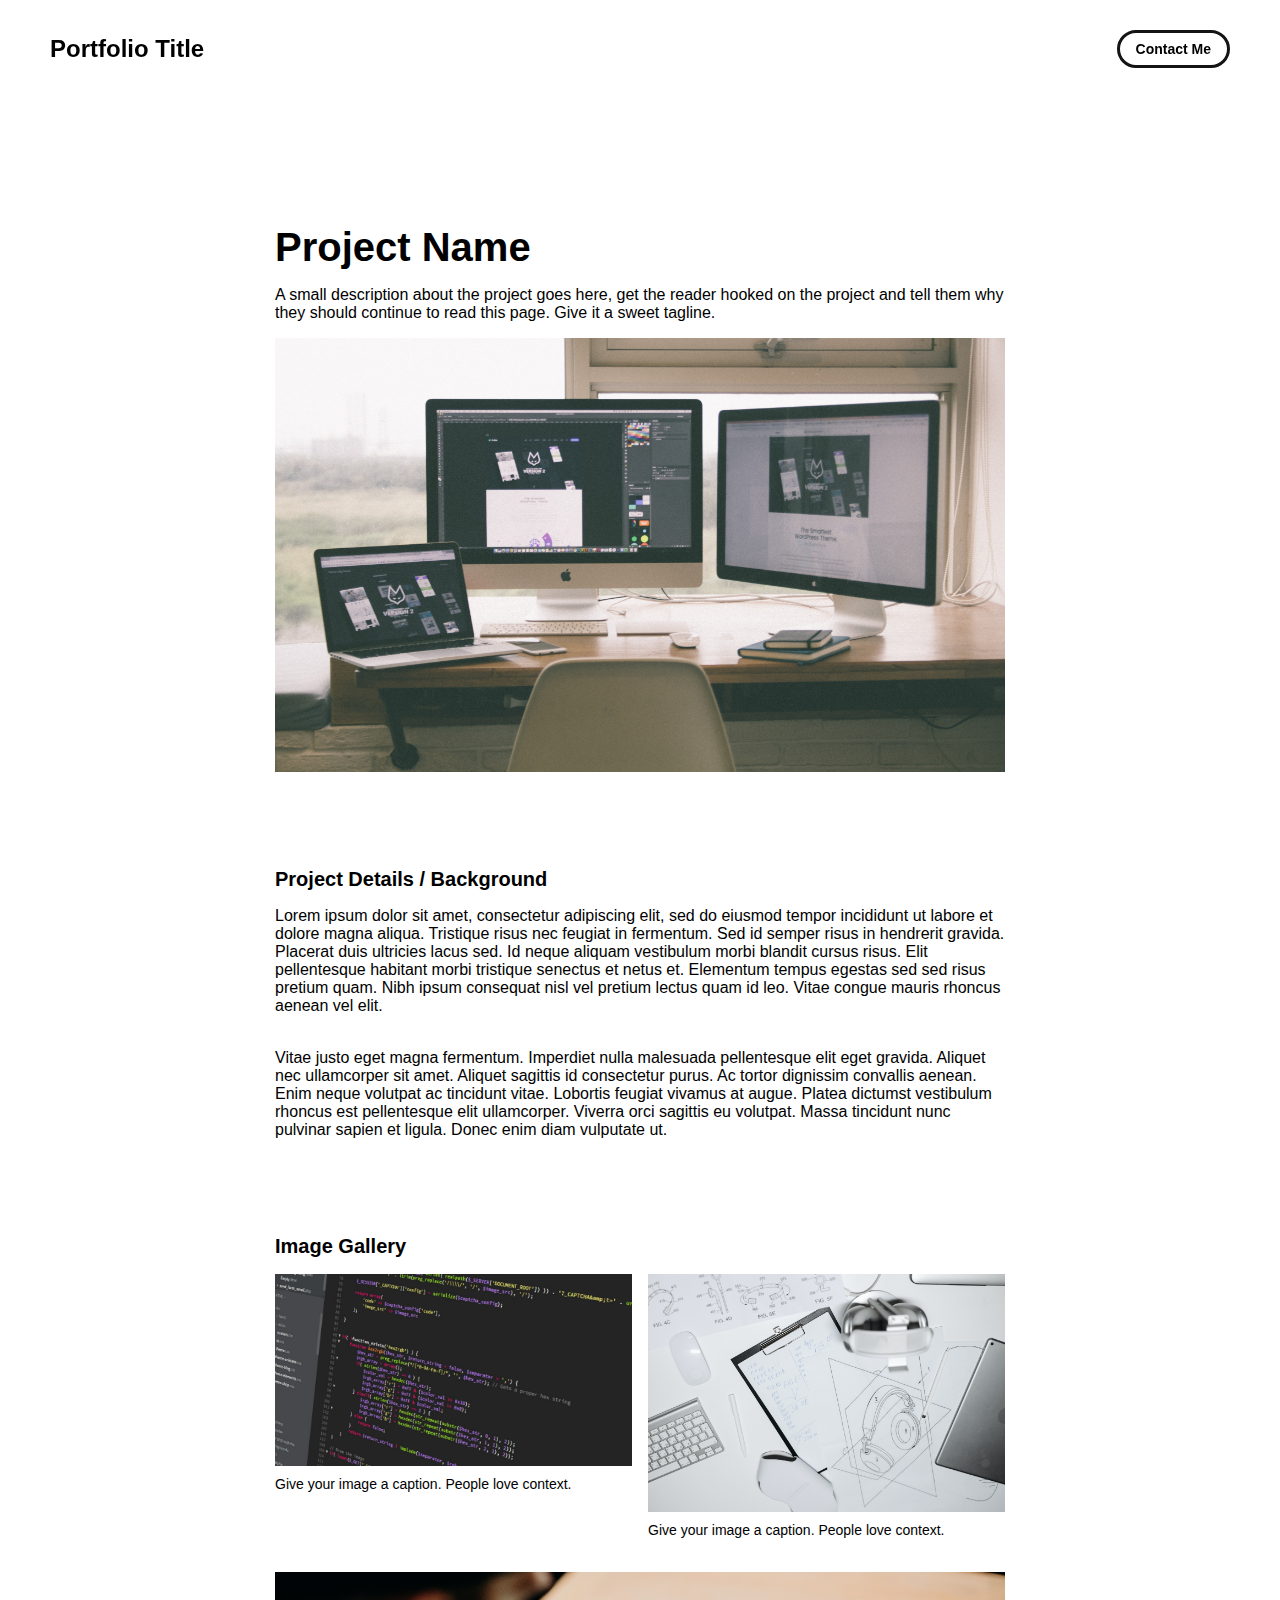
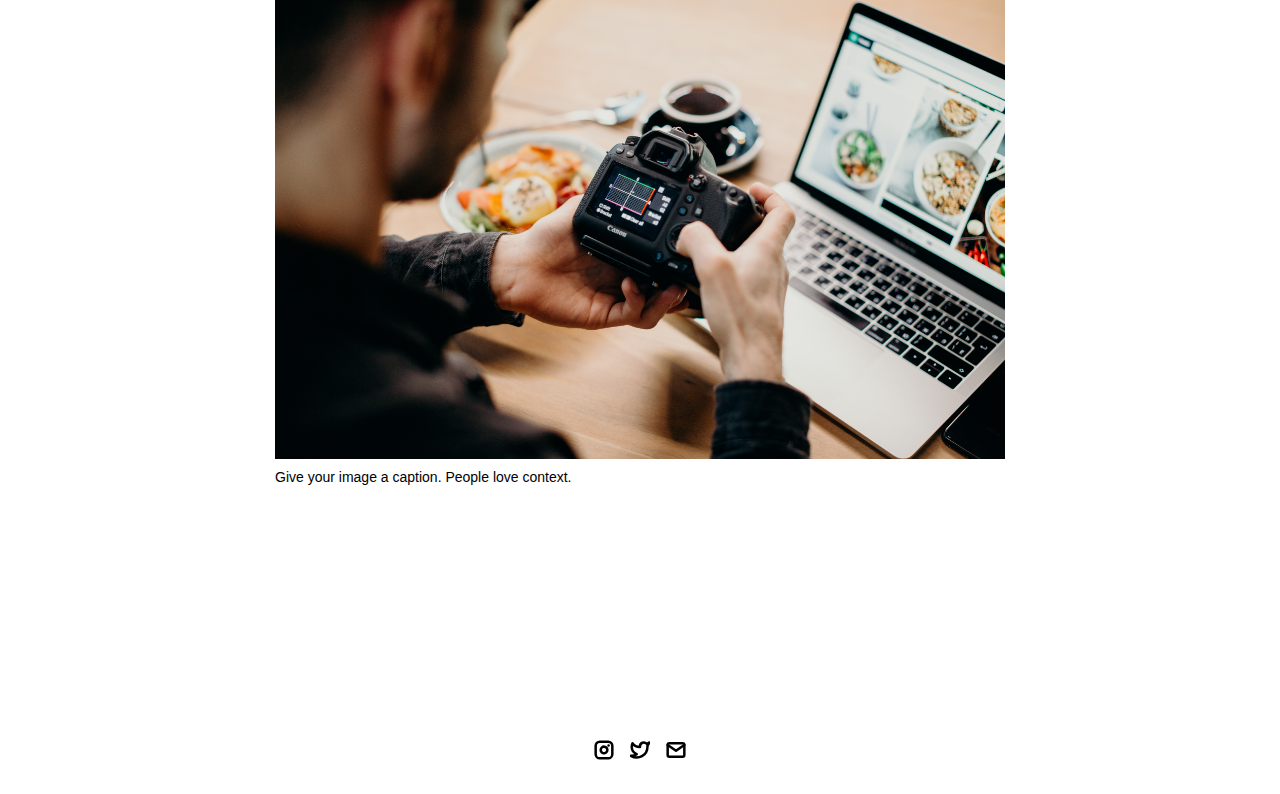
<file: project-pages/project-template.html>
<!-- 
  IMPORTANT! 
  
  Keep this file unchanged to use as a template for all future project pages. 

  For every new project you add to your portfolio, make a copy of this file in the
  'project-pages' folder with a name related to the project.
-->


<!DOCTYPE html>
<html lang="en">
	<head>
		<meta charset="utf-8">
    <!-- 
      TODO

      Upload your Unemployable (or whatever photo you like) to the assets/images folder
      and change the name of the image below to match the uploaded one

      Change the title in the <title> tag to whatever you would like the title of your portfolio to be

      This should be the same across all pages.
     -->
     <link rel="icon" href="../assets/images/1311.png" />
     <title>Unemployables Portfolio</title>
    <meta name="description" content="A portfolio template for the Unemployables community.">
    <meta name="viewport" content="width=device-width, initial-scale=1" />

		<link rel="stylesheet" href="../css/layout.css">
    <link rel="stylesheet" href="../css/typography.css">
    <link rel="stylesheet" href="../css/utilities.css">

		<script defer src="../js/script.js"></script>
	</head>
	<body>
    <!-- NAVBAR -->
    <div class="navbar">
      <a class="nav-title-link" href="../index.html">
        <!-- 
          TODO - Change the "Portfolio Title" to whatever you want displayed in the top left

          (this should be the same across all pages)
         -->
        <span class="nav-title">Portfolio Title</span>
        <!-- 
          TODO - Change the email after 'mailto:' to your email address for contact 
        
          (this should be the same across all pages)
        -->
        <a class="button" href="mailto:whitevans.eth@gmail.com">
          <span class="button-text">Contact Me</span>
        </a>
      </a>
    </div>

    <!-- MAIN PAGE CONTENT -->
    <div id="main-content">

      <!-- PROJECT HEADER -->
      <div id="project-header">
          <!-- 
            TODO

            - Change the 'main-title' text to the name of your project
            - Change the 'body-text' text to a short and sweet description of your project (maybe the same as the one on the project card)
            - Change "desktop.jpeg" to the image filename you uploaded in the assets/images folder.
          -->
        <div class="main-title">Project Name</div>
        <div class="body-text">A small description about the project goes here, get the reader hooked on the project and tell them why they should continue to read this page. Give it a sweet tagline.</div>
        <image class="project-header-image" src="../assets/images/desktop.jpeg">
      </div>

      <!-- PROJECT DETAILS -->
      <!-- 
        TODO

        - Change the 'subheader-text' to whatever header you want for project details
        - Add paragraphs using the <div class="body-text"></div> elements in the "project-details-content"
      -->
      <div id="project-details">
        <div class="subheader-text">Project Details / Background</div>
        <div class="project-details-content">
          <div class="body-text">Lorem ipsum dolor sit amet, consectetur adipiscing elit, sed do eiusmod tempor incididunt ut labore et dolore magna aliqua. Tristique risus nec feugiat in fermentum. Sed id semper risus in hendrerit gravida. Placerat duis ultricies lacus sed. Id neque aliquam vestibulum morbi blandit cursus risus. Elit pellentesque habitant morbi tristique senectus et netus et. Elementum tempus egestas sed sed risus pretium quam. Nibh ipsum consequat nisl vel pretium lectus quam id leo. Vitae congue mauris rhoncus aenean vel elit.</div>
          <div class="body-text">Vitae justo eget magna fermentum. Imperdiet nulla malesuada pellentesque elit eget gravida. Aliquet nec ullamcorper sit amet. Aliquet sagittis id consectetur purus. Ac tortor dignissim convallis aenean. Enim neque volutpat ac tincidunt vitae. Lobortis feugiat vivamus at augue. Platea dictumst vestibulum rhoncus est pellentesque elit ullamcorper. Viverra orci sagittis eu volutpat. Massa tincidunt nunc pulvinar sapien et ligula. Donec enim diam vulputate ut.</div>
        </div>
      </div>

      <!-- IMAGE GALLERY -->
      <div id="project-gallery">
        <!-- TODO - Change the 'subheader-text' to whatever you want the Gallery section header to say -->
        <div class="subheader-text">Image Gallery</div>
        <div class="project-gallery-content">
            <!-- 
              TODO

              This is where the images in the gallery live. Here's a simple gallery image for you to copy:

              Full Width Image:

                <div class="gallery-image-container">
                  <img src="../assets/images/IMAGE_NAME" class="gallery-image">
                  <span class="image-caption">IMAGE_CAPTION</span>
                </div>

              Half Width Image: 

                <div class="gallery-image-container half-width">
                  <img src="../assets/images/IMAGE_NAME" class="gallery-image">
                  <span class="image-caption">IMAGE_CAPTION</span>
                </div>

              - To add an image to the this area, copy one of the above, paste it below this comment, and change the following:
                  - IMAGE_NAME: the name of the image file in assets/images
                  - IMAGE_CAPTION: to the caption of the image
            -->
            <div class="gallery-image-container half-width">
              <img src="../assets/images/code.jpeg" class="gallery-image">
              <span class="image-caption">Give your image a caption. People love context.</span>
            </div>
            <div class="gallery-image-container half-width">
              <img src="../assets/images/sketchbook.jpeg" class="gallery-image">
              <span class="image-caption">Give your image a caption. People love context.</span>
            </div>
            <div class="gallery-image-container">
              <img src="../assets/images/camera.jpeg" class="gallery-image">
              <span class="image-caption">Give your image a caption. People love context.</span>
            </div>
        </div>
      </div>
    </div>

    <!-- FOOTER -->
    <div id="footer">
      <!-- 
        TODO - Change href to your Instagram account (can also delete entire "a" element if no Instagram) 

        This should be the same across all pages.
      -->
      <a class="icon-link" target="_blank" href="https://twitter.com/whitevans_eth">
        <image src="../assets/icons/instagram.svg" class="footer-icon"/>
      </a>
      <!-- 
        TODO - Change href to your Twitter account (can also delete entire "a" element if no Twitter) 
      
        This should be the same across all pages.
      -->
      <a class="icon-link" target="_blank" href="https://twitter.com/whitevans_eth">
        <image src="../assets/icons/twitter.svg" class="footer-icon"/>
      </a>
      <!-- 
        TODO - Change the email after "mailto" to your contact email 
      
        This should be the same across all pages.
      -->
      <a class="icon-link" href="mailto:whitevans.eth@gmail.com">
        <image src="../assets/icons/mail.svg" class="footer-icon"/>
      </a>
    </div>

	</body>
</html>
</file>
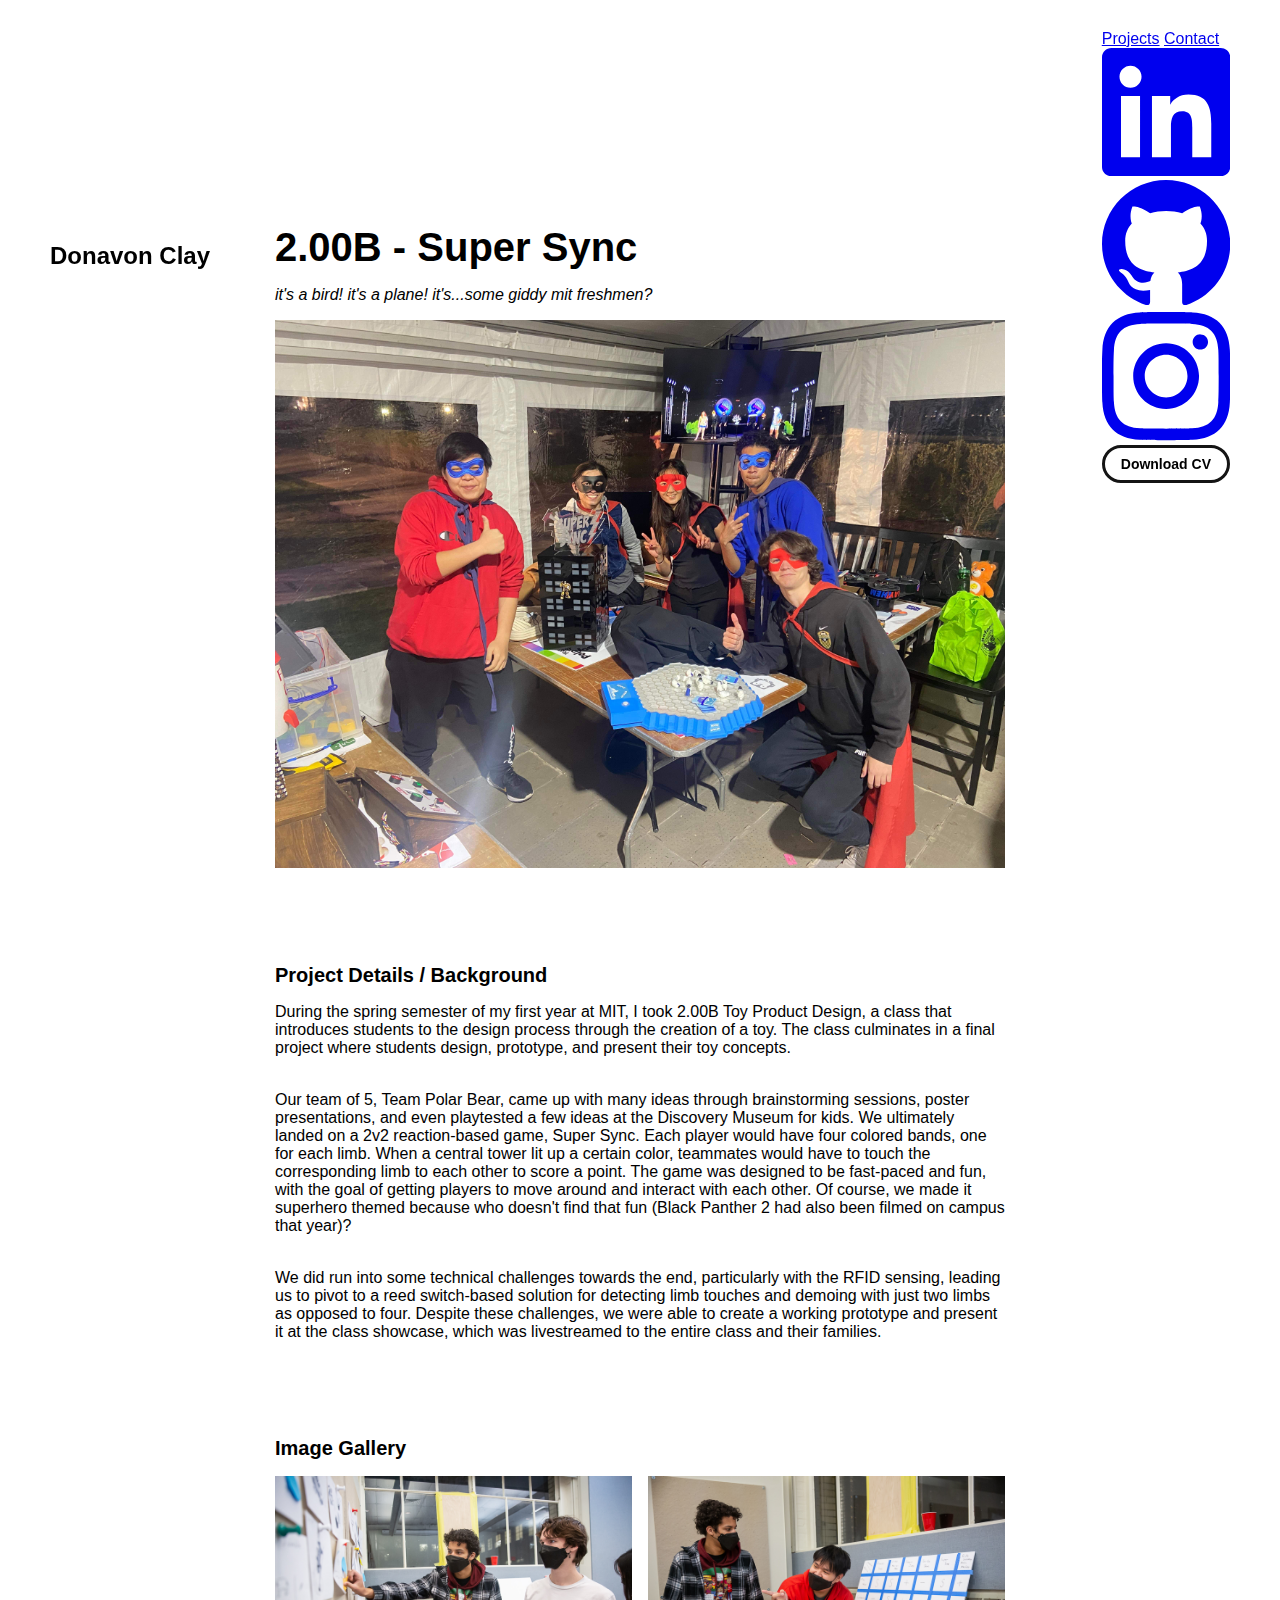
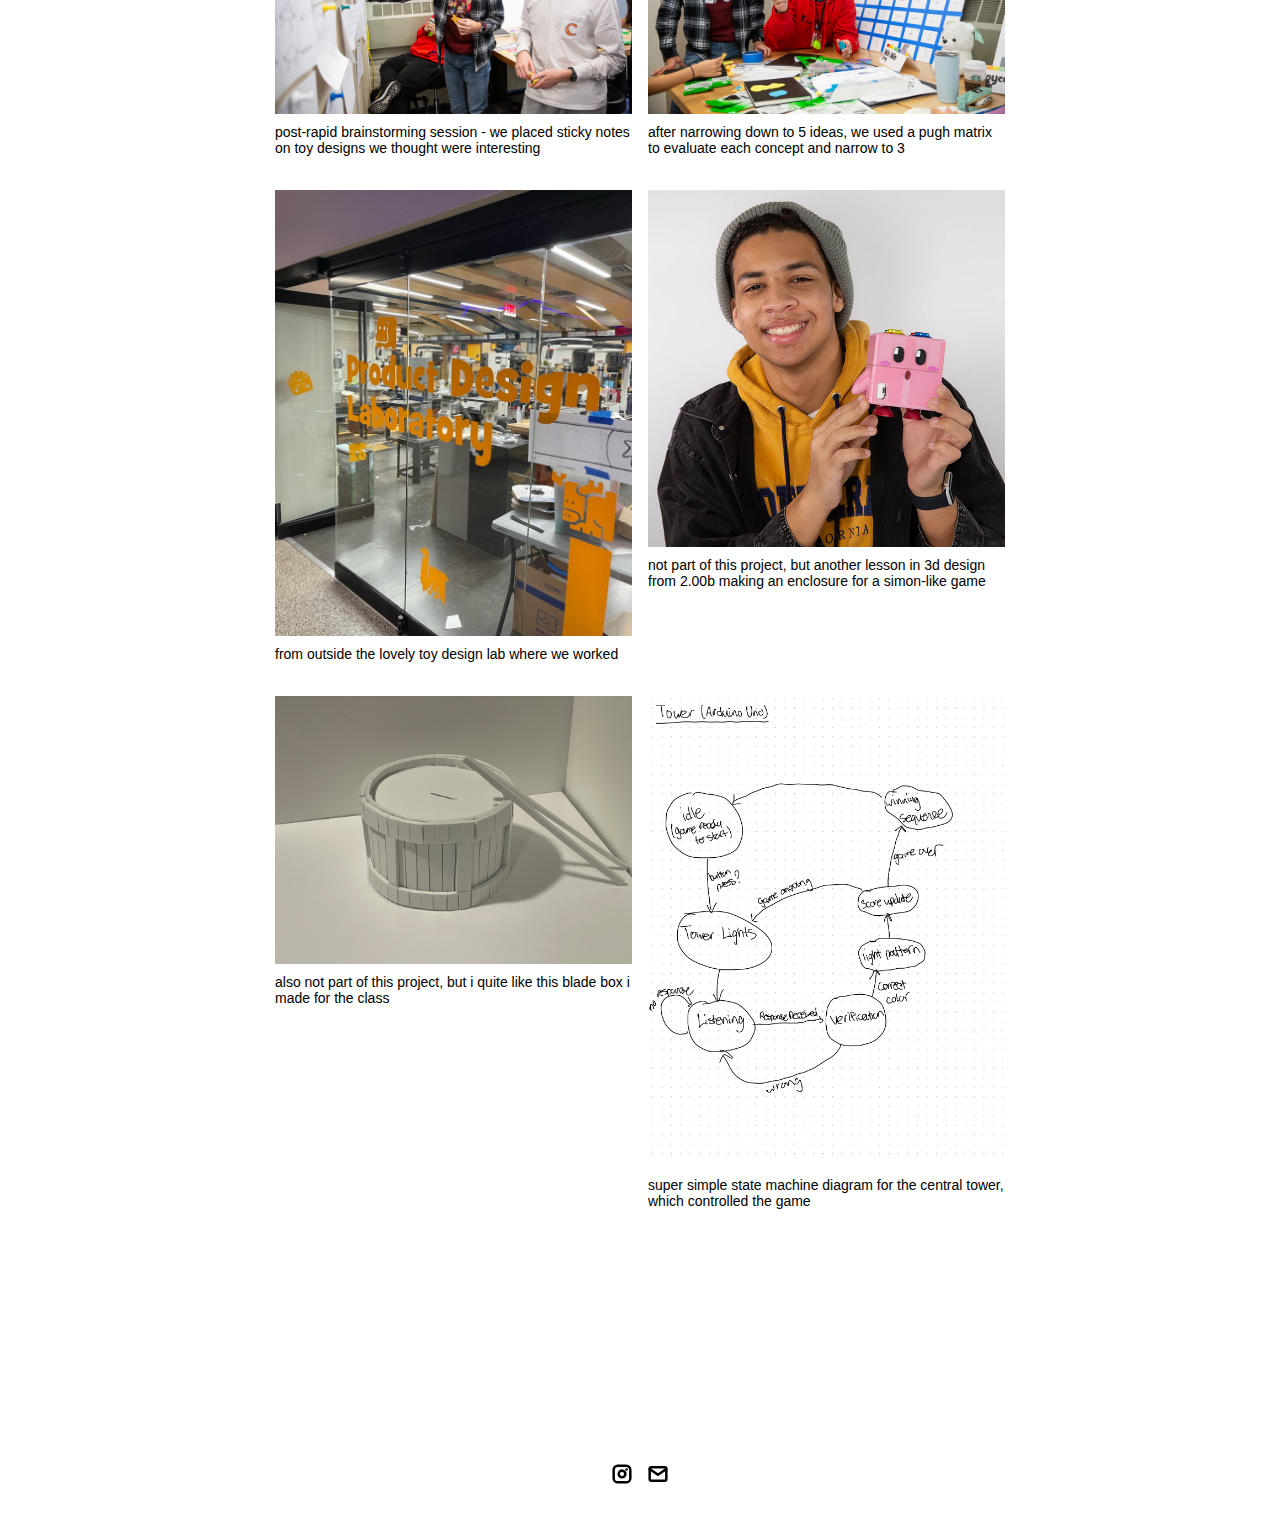
<file: project-pages/super-sync.html>
<!-- 
  IMPORTANT! 
  
  Keep this file unchanged to use as a template for all future project pages. 

  For every new project you add to your portfolio, make a copy of this file in the
  'project-pages' folder with a name related to the project.
-->

<!DOCTYPE html>
<html lang="en">
  <head>
    <meta charset="utf-8" />
    <!-- 
      TODO

      Upload your Unemployable (or whatever photo you like) to the assets/images folder
      and change the name of the image below to match the uploaded one

      Change the title in the <title> tag to whatever you would like the title of your portfolio to be

      This should be the same across all pages.
     -->
    <link rel="icon" href="../assets/images/1311.png" />
    <title>Unemployables Portfolio</title>
    <meta
      name="description"
      content="A portfolio template for the Unemployables community."
    />
    <meta name="viewport" content="width=device-width, initial-scale=1" />

    <link rel="stylesheet" href="../css/layout.css" />
    <link rel="stylesheet" href="../css/typography.css" />
    <link rel="stylesheet" href="../css/utilities.css" />

    <script defer src="../js/script.js"></script>
  </head>
  <body>
    <!-- NAVBAR -->
    <div class="navbar">
      <a class="nav-title-link" href="../index.html">
        <span class="nav-title">Donavon Clay</span>
      </a>
      <div class="navbar-links">
        <a class="nav-link" href="../index.html#my-work-section">Projects</a>
        <a class="nav-link" href="../contact.html">Contact</a>
        <div class="social-icons">
          <a
            class="social-link"
            href="https://www.linkedin.com/in/donavon-clay/"
            target="_blank"
            rel="noopener noreferrer"
          >
            <svg class="social-icon" viewBox="0 0 24 24" fill="currentColor">
              <path
                d="M20.447 20.452h-3.554v-5.569c0-1.328-.027-3.037-1.852-3.037-1.853 0-2.136 1.445-2.136 2.939v5.667H9.351V9h3.414v1.561h.046c.477-.9 1.637-1.85 3.37-1.85 3.601 0 4.267 2.37 4.267 5.455v6.286zM5.337 7.433c-1.144 0-2.063-.926-2.063-2.065 0-1.138.92-2.063 2.063-2.063 1.14 0 2.064.925 2.064 2.063 0 1.139-.925 2.065-2.064 2.065zm1.782 13.019H3.555V9h3.564v11.452zM22.225 0H1.771C.792 0 0 .774 0 1.729v20.542C0 23.227.792 24 1.771 24h20.451C23.2 24 24 23.227 24 22.271V1.729C24 .774 23.2 0 22.222 0h.003z"
              />
            </svg>
          </a>
          <a
            class="social-link"
            href="https://github.com/dclay21"
            target="_blank"
            rel="noopener noreferrer"
          >
            <svg class="social-icon" viewBox="0 0 24 24" fill="currentColor">
              <path
                d="M12 0c-6.626 0-12 5.373-12 12 0 5.302 3.438 9.8 8.207 11.387.599.111.793-.261.793-.577v-2.234c-3.338.726-4.033-1.416-4.033-1.416-.546-1.387-1.333-1.756-1.333-1.756-1.089-.745.083-.729.083-.729 1.205.084 1.839 1.237 1.839 1.237 1.07 1.834 2.807 1.304 3.492.997.107-.775.418-1.305.762-1.604-2.665-.305-5.467-1.334-5.467-5.931 0-1.311.469-2.381 1.236-3.221-.124-.303-.535-1.524.117-3.176 0 0 1.008-.322 3.301 1.23.957-.266 1.983-.399 3.003-.404 1.02.005 2.047.138 3.006.404 2.291-1.552 3.297-1.23 3.297-1.23.653 1.653.242 2.874.118 3.176.77.84 1.235 1.911 1.235 3.221 0 4.609-2.807 5.624-5.479 5.921.43.372.823 1.102.823 2.222v3.293c0 .319.192.694.801.576 4.765-1.589 8.199-6.086 8.199-11.386 0-6.627-5.373-12-12-12z"
              />
            </svg>
          </a>
          <a
            class="social-link"
            href="https://www.instagram.com/donavon_c21/"
            target="_blank"
            rel="noopener noreferrer"
          >
            <svg class="social-icon" viewBox="0 0 24 24" fill="currentColor">
              <path
                d="M12 2.163c3.204 0 3.584.012 4.85.07 3.252.148 4.771 1.691 4.919 4.919.058 1.265.069 1.645.069 4.849 0 3.205-.012 3.584-.069 4.849-.149 3.225-1.664 4.771-4.919 4.919-1.266.058-1.644.07-4.85.07-3.204 0-3.584-.012-4.849-.07-3.26-.149-4.771-1.699-4.919-4.92-.058-1.265-.07-1.644-.07-4.849 0-3.204.013-3.583.07-4.849.149-3.227 1.664-4.771 4.919-4.919 1.266-.057 1.645-.069 4.849-.069zm0-2.163c-3.259 0-3.667.014-4.947.072-4.358.2-6.78 2.618-6.98 6.98-.059 1.281-.073 1.689-.073 4.948 0 3.259.014 3.668.072 4.948.2 4.358 2.618 6.78 6.98 6.98 1.281.058 1.689.072 4.948.072 3.259 0 3.668-.014 4.948-.072 4.354-.2 6.782-2.618 6.979-6.98.059-1.28.073-1.689.073-4.948 0-3.259-.014-3.667-.072-4.947-.196-4.354-2.617-6.78-6.979-6.98-1.281-.059-1.69-.073-4.949-.073zm0 5.838c-3.403 0-6.162 2.759-6.162 6.162s2.759 6.163 6.162 6.163 6.162-2.759 6.162-6.163c0-3.403-2.759-6.162-6.162-6.162zm0 10.162c-2.209 0-4-1.79-4-4 0-2.209 1.791-4 4-4s4 1.791 4 4c0 2.21-1.791 4-4 4zm6.406-11.845c-.796 0-1.441.645-1.441 1.44s.645 1.44 1.441 1.44c.795 0 1.439-.645 1.439-1.44s-.644-1.44-1.439-1.40z"
              />
            </svg>
          </a>
        </div>
        <a class="button" href="../assets/dclay_cv_jul25.pdf" download>
          <span class="button-text">Download CV</span>
        </a>
      </div>
    </div>

    <!-- MAIN PAGE CONTENT -->
    <div id="main-content">
      <!-- PROJECT HEADER -->
      <div id="project-header">
        <!-- 
            TODO

            - Change the 'main-title' text to the name of your project
            - Change the 'body-text' text to a short and sweet description of your project (maybe the same as the one on the project card)
            - Change "desktop.jpeg" to the image filename you uploaded in the assets/images folder.
          -->
        <div class="main-title">2.00B - Super Sync</div>
        <div class="body-text">
          <i>it's a bird! it's a plane! it's...some giddy mit freshmen?</i>
        </div>
        <image
          class="project-header-image"
          src="../assets/images/super-sync-backstage.JPEG"
        />
      </div>

      <!-- PROJECT DETAILS -->
      <!-- 
        TODO

        - Change the 'subheader-text' to whatever header you want for project details
        - Add paragraphs using the <div class="body-text"></div> elements in the "project-details-content"
      -->
      <div id="project-details">
        <div class="subheader-text">Project Details / Background</div>
        <div class="project-details-content">
          <div class="body-text">
            During the spring semester of my first year at MIT, I took 2.00B Toy
            Product Design, a class that introduces students to the design
            process through the creation of a toy. The class culminates in a
            final project where students design, prototype, and present their
            toy concepts.
          </div>
          <div class="body-text">
            Our team of 5, Team Polar Bear, came up with many ideas through
            brainstorming sessions, poster presentations, and even playtested a
            few ideas at the Discovery Museum for kids. We ultimately landed on
            a 2v2 reaction-based game, Super Sync. Each player would have four
            colored bands, one for each limb. When a central tower lit up a
            certain color, teammates would have to touch the corresponding limb
            to each other to score a point. The game was designed to be
            fast-paced and fun, with the goal of getting players to move around
            and interact with each other. Of course, we made it superhero themed
            because who doesn't find that fun (Black Panther 2 had also been
            filmed on campus that year)?
          </div>
          <div class="body-text">
            We did run into some technical challenges towards the end,
            particularly with the RFID sensing, leading us to pivot to a reed
            switch-based solution for detecting limb touches and demoing with
            just two limbs as opposed to four. Despite these challenges, we were
            able to create a working prototype and present it at the class
            showcase, which was livestreamed to the entire class and their
            families.
          </div>
        </div>
      </div>

      <!-- IMAGE GALLERY -->
      <div id="project-gallery">
        <!-- TODO - Change the 'subheader-text' to whatever you want the Gallery section header to say -->
        <div class="subheader-text">Image Gallery</div>
        <div class="project-gallery-content">
          <!-- 
              TODO

              This is where the images in the gallery live. Here's a simple gallery image for you to copy:

              Full Width Image:

                <div class="gallery-image-container">
                  <img src="../assets/images/IMAGE_NAME" class="gallery-image">
                  <span class="image-caption">IMAGE_CAPTION</span>
                </div>

              Half Width Image: 

                <div class="gallery-image-container half-width">
                  <img src="../assets/images/IMAGE_NAME" class="gallery-image">
                  <span class="image-caption">IMAGE_CAPTION</span>
                </div>

              - To add an image to the this area, copy one of the above, paste it below this comment, and change the following:
                  - IMAGE_NAME: the name of the image file in assets/images
                  - IMAGE_CAPTION: to the caption of the image
            -->
          <div class="gallery-image-container half-width">
            <img
              src="../assets/images/22-04-21-Ideation-m-11.jpg"
              class="gallery-image"
            />
            <span class="image-caption"
              >post-rapid brainstorming session - we placed sticky notes on toy
              designs we thought were interesting</span
            >
          </div>
          <div class="gallery-image-container half-width">
            <img
              src="../assets/images/22-04-21-Ideation-m-17.jpg"
              class="gallery-image"
            />
            <span class="image-caption"
              >after narrowing down to 5 ideas, we used a pugh matrix to
              evaluate each concept and narrow to 3</span
            >
          </div>
          <div class="gallery-image-container half-width">
            <img
              src="../assets/images/toy-design-lab.JPEG"
              class="gallery-image"
            />
            <span class="image-caption"
              >from outside the lovely toy design lab where we worked</span
            >
          </div>
          <div class="gallery-image-container half-width">
            <img src="../assets/images/toober.JPEG" class="gallery-image" />
            <span class="image-caption"
              >not part of this project, but another lesson in 3d design from
              2.00b making an enclosure for a simon-like game</span
            >
          </div>
          <div class="gallery-image-container half-width">
            <img src="../assets/images/blade-box.JPEG" class="gallery-image" />
            <span class="image-caption"
              >also not part of this project, but i quite like this blade box i
              made for the class</span
            >
          </div>
          <div class="gallery-image-container half-width">
            <img
              src="../assets/images/super-state-machine.JPEG"
              class="gallery-image"
            />
            <span class="image-caption"
              >super simple state machine diagram for the central tower, which
              controlled the game</span
            >
          </div>
        </div>
      </div>
    </div>

    <!-- FOOTER -->
    <div id="footer">
      <!-- 
        TODO - Change href to your Instagram account (can also delete entire "a" element if no Instagram) 

        This should be the same across all pages.
      -->
      <a
        class="icon-link"
        target="_blank"
        href="https://instagram.com/donavon_c21"
      >
        <image src="../assets/icons/instagram.svg" class="footer-icon" />
      </a>
      <!-- 
        TODO - Change the email after "mailto" to your contact email 
      
        This should be the same across all pages.
      -->
      <a class="icon-link" href="mailto:donavon.clay21@gmail.com">
        <image src="../assets/icons/mail.svg" class="footer-icon" />
      </a>
    </div>
  </body>
</html>
</file>
<file: css/layout.css>
* {
  box-sizing: border-box;
}

html {
  text-size-adjust: none;
  -webkit-text-size-adjust: none;
  -moz-text-size-adjust: none;
  -ms-text-size-adjust: none;
}

body {
  margin: 0;
  -webkit-font-smoothing: antialiased;
  -moz-osx-font-smoothing: grayscale;
}




/* Main Page Layout */

#main-content {
  margin: 225px 425px;
  display: flex;
  flex-direction: column;
  gap: 96px;
}




/* Portfolio Header */

#portfolio-header {
  display: flex;
  gap: 20px;
  align-items: center;
}

#portfolio-header-image-container {
  display: flex;
  flex-direction: column;
  gap: 10px;
  flex-basis: 50%;
}

.portfolio-header-image {
  width: 100%;
  height: auto;
}

#portfolio-header-text-container {
  display: flex;
  flex-direction: column;
  gap: 34px;
  flex-basis: 50%;
}




/* About Section */

#about-section {
  display: flex;
  flex-direction: column;
  gap: 16px;
}

.about-section-content {
  display: flex;
  flex-direction: column;
  gap: 34px;
}




/* Project Section */

#my-work-section {
  display: flex;
  flex-direction: column;
  gap: 16px;
}

.projects-container {
  display: flex;
  gap: 34px 16px;
  flex-wrap: wrap;
}

    /* Project Cards */

    .project-card {
      max-width: calc((100% - 32px) / 3);
      display: flex;
      flex-direction: column;
      gap: 34px;
    }

    .project-card-text-container {
      flex-direction: column;
      display: flex;
      gap: 16px
    }

    .project-image {
      width: 100%;
      height: 200px;
      object-fit: cover;
      object-position: center;
    }




/* Project Pages */

#project-header {
  display: flex;
  flex-direction: column;
  gap: 16px;
}

.project-header-image {
  width: 100%;
  height: auto;
}

#project-details {
  display: flex;
  flex-direction: column;
  gap: 16px;
}

.project-details-content {
  display: flex;
  flex-direction: column;
  gap: 34px;
}

    /* Project Gallery */

    #project-gallery {
      display: flex;
      flex-direction: column;
      gap: 16px;
    }

    .project-gallery-content {
      display: flex;
      flex-wrap: wrap;
      gap: 34px 16px;
    }

    .gallery-image-container {
      width: 100%;
      display: flex;
      flex-direction: column;
      gap: 10px;
    }

    .gallery-image-container.half-width {
      width: calc((100% - 16px) / 2);
    }

    .gallery-image {
      width: 100%;
      height: auto;
    }


/* Extra Extra large devices (large laptops and desktops, 1200px and below) */
@media only screen and (max-width: 1600px) {
  #main-content {
    margin: 225px 275px;
  }
}

/* Extra large devices (large laptops and desktops, 1200px and below) */
@media only screen and (max-width: 1200px) {
  #main-content {
    margin: 225px 175px;
  }
}

/* Large devices (laptops/desktops, 1000px and below) */
@media only screen and (max-width: 1000px) {
  #main-content {
    margin: 225px 75px;
  }
}

/* Small devices (portrait tablets and large phones, 800px and below) */
@media only screen and (max-width: 800px) {
  #main-content {
    margin: 150px 50px;
  }

  #portfolio-header {
    flex-direction: column;
  }

  .project-card {
    max-width: calc((100% - 16px) / 2);
  }
}

/* Small devices (portrait tablets and large phones, 600px and below) */
@media only screen and (max-width: 600px) {
  #main-content {
    margin: 125px 20px;
  }

  .project-card {
    max-width: 100%;
  }
}
</file>
<file: css/typography.css>
body {
  font-family: "Helvetica Neue", Helvetica, Arial, sans-serif;
}

.nav-title {
  font-weight: 700;
  font-size: 24px;
}

.button-text {
  font-size: 14px;
  font-weight: 700;
}

.image-caption {
  font-size: 14px;
  font-weight: 500;
}

.main-title {
  font-size: 40px;
  font-weight: 700;
}

.subheader-text {
  font-size: 20px;
  font-weight: 700;
}

.body-text {
  font-size: 16px;
  font-weight: 500;
}

.project-card-text {
  overflow: hidden;
  text-overflow: ellipsis;
  display: -webkit-box;
  -webkit-line-clamp: 4;
  -webkit-box-orient: vertical;
}

.project-title {
  overflow: hidden;
  text-overflow: ellipsis;
  display: -webkit-box;
  -webkit-line-clamp: 1;
  -webkit-box-orient: vertical;
}
</file>
<file: css/utilities.css>
/* Icons */

.right-arrow-icon {
  width: 16px;
  height: 16px;
  margin-top: 1px;
}

.footer-icon {
  width: 20px;
  height: 20px;
}

a.icon-link {
  transition: transform 200ms ease-in-out;
}

a.icon-link:hover {
  cursor: pointer;
  stroke-width: 5;
  margin: 0;
  transform: rotate(15deg);
}


/* Navbar Styling */

.navbar {
  width: 100%;
  padding: 30px 50px;
  display: flex;
  justify-content: space-between;
  align-items: center;
  position: fixed;
  top: 0;
  left: 0;
}

.nav-title-link {
  color: black;
  text-decoration: none;
}

.nav-title-link:hover {
  text-decoration: underline;
}

/* Small devices (portrait tablets and large phones, 800px and below) */
@media only screen and (max-width: 800px) {
  .navbar {
    padding: 20px 20px;
    background-color: white
  }
}


/* Button Styling */

a.button {
  padding: 8px 16px;
  border: 3px solid #141414;
  border-radius: 50px;
  color: black;
  text-decoration: none;
  width: fit-content;
  display: flex;
  gap: 5px;
  align-items: center;
}

a.button:hover {
  text-decoration: underline;
  text-decoration-thickness: 2px;
  cursor: pointer;
}


/* Footer Styling */

#footer {
  width: 100%;
  display: flex;
  padding: 30px 50px;
  justify-content: center;
  align-items: center;
  gap: 16px;
}

/* Link Styling */
a.no-underline {
  text-decoration: none;
  color: black
}

a.no-underline:hover {
  text-decoration: underline;
  cursor: pointer;
}

/* Small devices (portrait tablets and large phones, 800px and below) */
@media only screen and (max-width: 800px) {
  #footer {
    padding: 20px 20px;
  }
}
</file>
